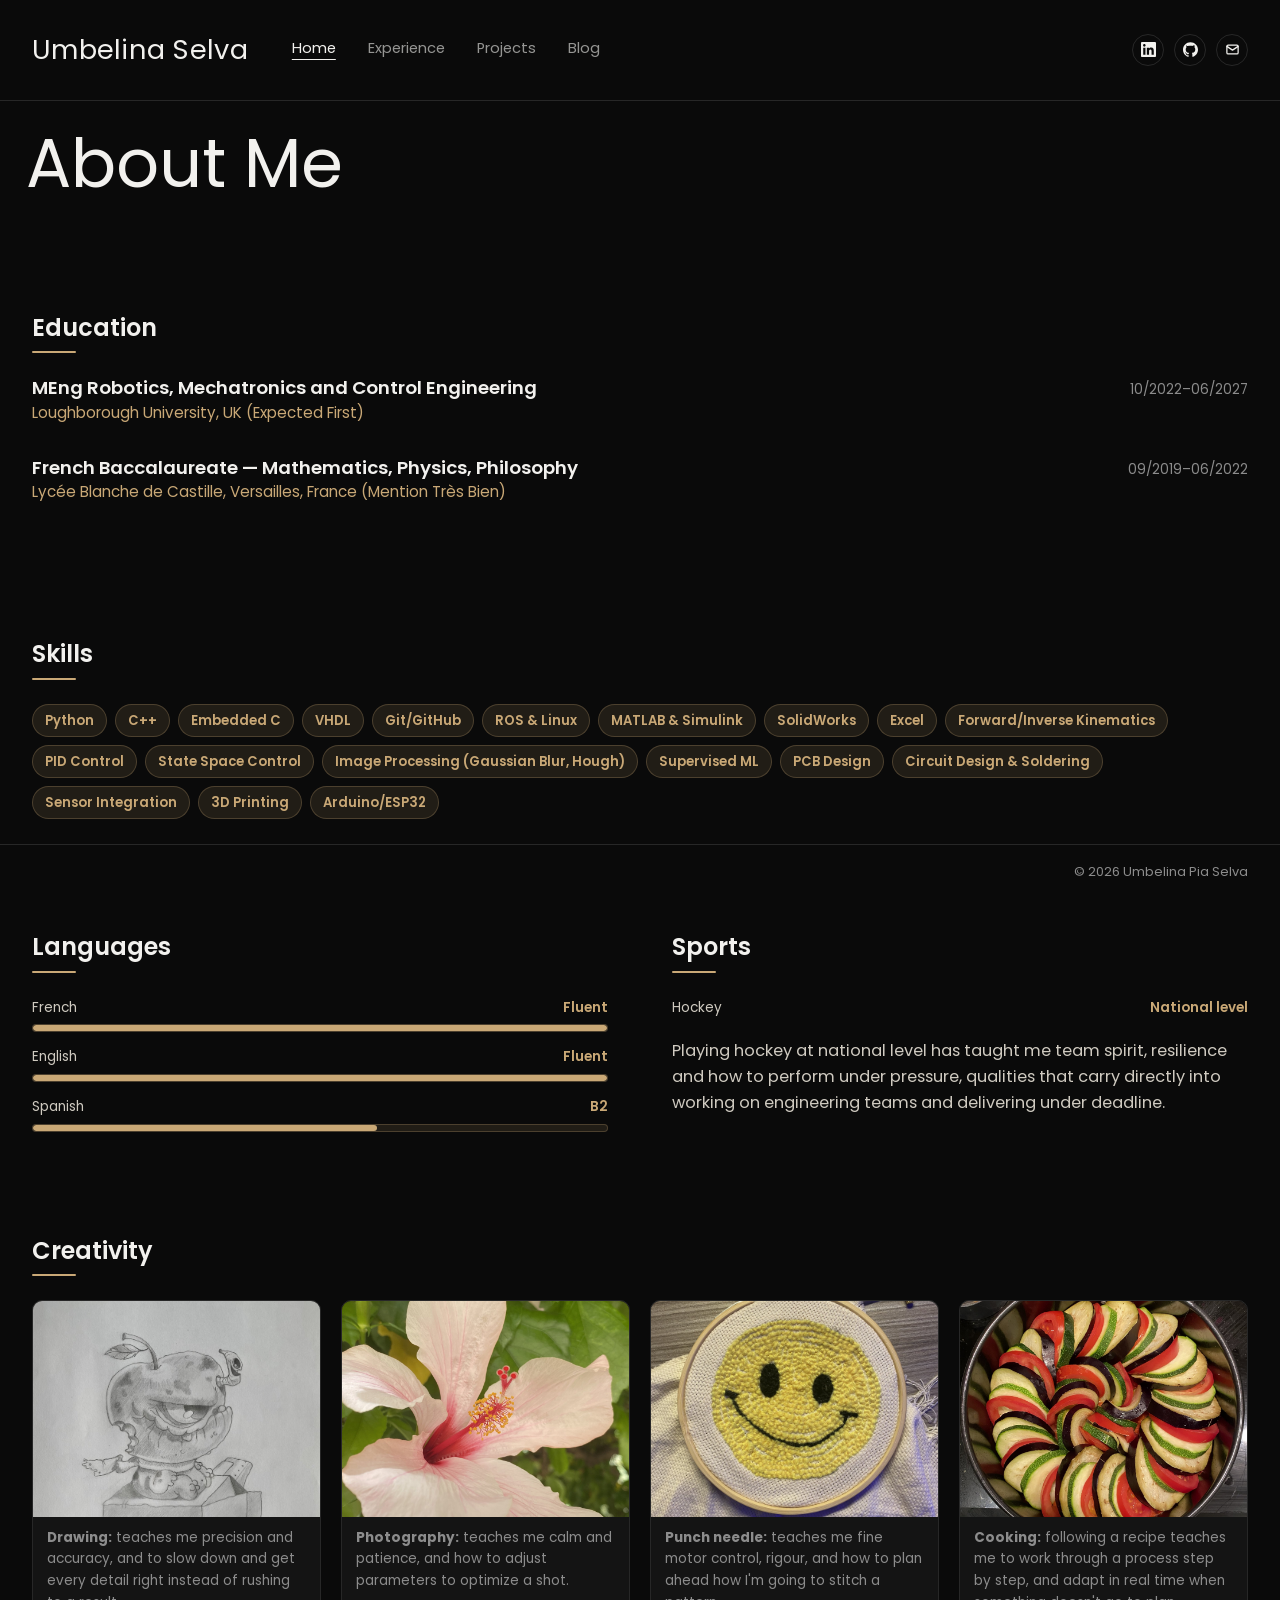
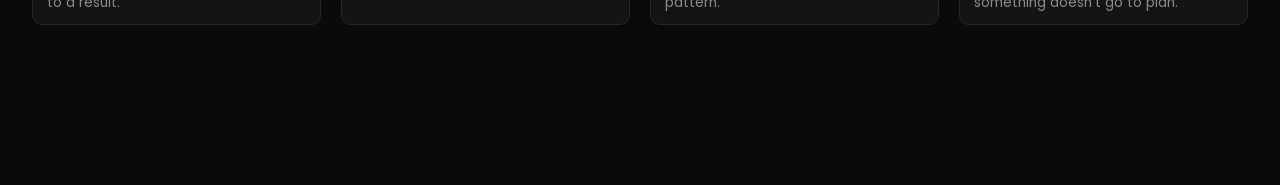
<file: index.html>
<!DOCTYPE html>
<html lang="en">
<head>
<meta charset="UTF-8">
<meta name="viewport" content="width=device-width, initial-scale=1.0">
<title>Umbelina Selva — Robotics &amp; Mechatronics Engineer</title>
<meta name="description" content="Portfolio of Umbelina Selva, MEng Robotics, Mechatronics and Control Engineering student at Loughborough University.">
<link rel="icon" href="data:image/svg+xml,%3Csvg xmlns='http://www.w3.org/2000/svg' viewBox='0 0 64 64'%3E%3Crect width='64' height='64' rx='12' fill='%23c9a876'/%3E%3Ctext x='32' y='42' font-family='Arial,Helvetica,sans-serif' font-size='28' font-weight='700' fill='%230a0a0a' text-anchor='middle'%3EUS%3C/text%3E%3C/svg%3E">
<link rel="preconnect" href="https://fonts.googleapis.com">
<link rel="preconnect" href="https://fonts.gstatic.com" crossorigin>
<link href="https://fonts.googleapis.com/css2?family=Poppins:wght@300;400;500;600;700&display=swap" rel="stylesheet">
<link rel="stylesheet" href="css/styles.css">
</head>
<body class="home-page">

<a class="skip-link" href="#main">Skip to content</a>

<header class="site-header">
  <div class="container header-inner">
    <div class="nav-left">
      <a class="logo" href="index.html">Umbelina Selva</a>
      <nav class="site-nav" id="site-nav">
        <a href="index.html" aria-current="page">Home</a>
        <a href="experience.html">Experience</a>
        <a href="projects/index.html">Projects</a>
        <a href="blog.html">Blog</a>
      </nav>
    </div>
    <div class="social-icons">
      <a class="social-icon" href="https://www.linkedin.com/in/umbelina-selva-4996ab295" target="_blank" rel="noopener" aria-label="LinkedIn"><svg width="15" height="15" viewBox="0 0 24 24" fill="currentColor" aria-hidden="true"><path d="M20.447 20.452h-3.554v-5.569c0-1.328-.027-3.037-1.852-3.037-1.853 0-2.136 1.445-2.136 2.939v5.667H9.351V9h3.414v1.561h.046c.477-.9 1.637-1.85 3.37-1.85 3.601 0 4.267 2.37 4.267 5.455v6.286zM5.337 7.433c-1.144 0-2.063-.926-2.063-2.065 0-1.138.92-2.063 2.063-2.063 1.14 0 2.064.925 2.064 2.063 0 1.139-.925 2.065-2.064 2.065zm1.782 13.019H3.555V9h3.564v11.452zM22.225 0H1.771C.792 0 0 .774 0 1.729v20.542C0 23.227.792 24 1.771 24h20.451C23.2 24 24 23.227 24 22.271V1.729C24 .774 23.2 0 22.222 0h.003z"/></svg></a>
      <a class="social-icon" href="https://github.com/umbelinapia" target="_blank" rel="noopener" aria-label="GitHub"><svg width="15" height="15" viewBox="0 0 24 24" fill="currentColor" aria-hidden="true"><path d="M12 .297c-6.63 0-12 5.373-12 12 0 5.303 3.438 9.8 8.205 11.385.6.113.82-.258.82-.577 0-.285-.01-1.04-.015-2.04-3.338.724-4.042-1.61-4.042-1.61C4.422 18.07 3.633 17.7 3.633 17.7c-1.087-.744.084-.729.084-.729 1.205.084 1.838 1.236 1.838 1.236 1.07 1.835 2.809 1.305 3.495.998.108-.776.417-1.305.76-1.605-2.665-.3-5.466-1.332-5.466-5.93 0-1.31.465-2.38 1.235-3.22-.135-.303-.54-1.523.105-3.176 0 0 1.005-.322 3.3 1.23.96-.267 1.98-.399 3-.405 1.02.006 2.04.138 3 .405 2.28-1.552 3.285-1.23 3.285-1.23.645 1.653.24 2.873.12 3.176.765.84 1.23 1.91 1.23 3.22 0 4.61-2.805 5.625-5.475 5.92.42.36.81 1.096.81 2.22 0 1.606-.015 2.896-.015 3.286 0 .315.21.69.825.57C20.565 22.092 24 17.592 24 12.297c0-6.627-5.373-12-12-12"/></svg></a>
      <a class="social-icon" href="mailto:u.p.selva-22@student.lboro.ac.uk" aria-label="Email"><svg width="15" height="15" viewBox="0 0 24 24" fill="none" stroke="currentColor" stroke-width="2" stroke-linecap="round" stroke-linejoin="round" aria-hidden="true"><rect x="3" y="5" width="18" height="14" rx="2"/><path d="m3 7 9 6 9-6"/></svg></a>
    </div>
    <button class="nav-toggle" id="nav-toggle" aria-label="Toggle menu" aria-expanded="false" aria-controls="site-nav">
      <span></span><span></span><span></span>
    </button>
  </div>
</header>

<main id="main">

  <section class="hero">
    <div class="container hero-grid">
      <div class="hero-left">
        <h1 class="hero-heading">About Me</h1>
      </div>
    </div>
  </section>

  <section class="section">
    <div class="container">
      <h2 class="section-title">Education</h2>
      <article class="entry">
        <div class="entry-heading">
          <div>
            <h3>MEng Robotics, Mechatronics and Control Engineering</h3>
            <p class="entry-org">Loughborough University, UK (Expected First)</p>
          </div>
          <span class="meta">10/2022&ndash;06/2027</span>
        </div>
      </article>
      <article class="entry">
        <div class="entry-heading">
          <div>
            <h3>French Baccalaureate &mdash; Mathematics, Physics, Philosophy</h3>
            <p class="entry-org">Lyc&eacute;e Blanche de Castille, Versailles, France (Mention Tr&egrave;s Bien)</p>
          </div>
          <span class="meta">09/2019&ndash;06/2022</span>
        </div>
      </article>
    </div>
  </section>

  <section class="section">
    <div class="container">
      <h2 class="section-title">Skills</h2>
      <div class="tags">
        <span class="tag">Python</span><span class="tag">C++</span>
        <span class="tag">Embedded C</span><span class="tag">VHDL</span>
        <span class="tag">Git/GitHub</span><span class="tag">ROS &amp; Linux</span>
        <span class="tag">MATLAB &amp; Simulink</span><span class="tag">SolidWorks</span>
        <span class="tag">Excel</span>
        <span class="tag">Forward/Inverse Kinematics</span>
        <span class="tag">PID Control</span><span class="tag">State Space Control</span>
        <span class="tag">Image Processing (Gaussian Blur, Hough)</span>
        <span class="tag">Supervised ML</span>
        <span class="tag">PCB Design</span><span class="tag">Circuit Design &amp; Soldering</span>
        <span class="tag">Sensor Integration</span><span class="tag">3D Printing</span>
        <span class="tag">Arduino/ESP32</span>
      </div>
    </div>
  </section>

  <section class="section">
    <div class="container two-col">
      <div>
        <h2 class="section-title">Languages</h2>
        <div class="lang-list">
          <div class="lang">
            <div class="lang-head"><span>French</span><span>Fluent</span></div>
            <div class="bar" aria-hidden="true"><div class="bar-fill" style="width:100%"></div></div>
          </div>
          <div class="lang">
            <div class="lang-head"><span>English</span><span>Fluent</span></div>
            <div class="bar" aria-hidden="true"><div class="bar-fill" style="width:100%"></div></div>
          </div>
          <div class="lang">
            <div class="lang-head"><span>Spanish</span><span>B2</span></div>
            <div class="bar" aria-hidden="true"><div class="bar-fill" style="width:60%"></div></div>
          </div>
        </div>
      </div>
      <div>
        <h2 class="section-title">Sports</h2>
        <div class="lang-list">
          <div class="lang">
            <div class="lang-head"><span>Hockey</span><span>National level</span></div>
          </div>
        </div>
        <p class="prose sport-note">Playing hockey at national level has taught me team spirit, resilience and how to perform under pressure, qualities that carry directly into working on engineering teams and delivering under deadline.</p>
      </div>
    </div>
  </section>


  <section class="section">
    <div class="container">
      <h2 class="section-title">Creativity</h2>
      <div class="gallery creativity-gallery">
        <figure>
          <img src="assets/img/creativity/drawing.jpg" alt="Pencil drawing of a cartoon apple creature with a worm on its head, sitting on a cardboard box" loading="lazy" style="object-position: 50% 15%;">
          <figcaption><strong>Drawing:</strong> teaches me precision and accuracy, and to slow down and get every detail right instead of rushing to a result.</figcaption>
        </figure>
        <figure>
          <img src="assets/img/creativity/photography.jpg" alt="Close-up macro photograph of a pale pink hibiscus flower" loading="lazy">
          <figcaption><strong>Photography:</strong> teaches me calm and patience, and how to adjust parameters to optimize a shot.</figcaption>
        </figure>
        <figure>
          <img src="assets/img/creativity/punch-needle.jpg" alt="Punch-needle embroidery of a yellow smiley face stretched in a hoop, mid-stitch" loading="lazy">
          <figcaption><strong>Punch needle:</strong> teaches me fine motor control, rigour, and how to plan ahead how I'm going to stitch a pattern.</figcaption>
        </figure>
        <figure>
          <img src="assets/img/creativity/cooking.jpg" alt="Ratatouille arranged in a spiral of sliced courgette, aubergine and tomato in a baking tin, ready for the oven" loading="lazy">
          <figcaption><strong>Cooking:</strong> following a recipe teaches me to work through a process step by step, and adapt in real time when something doesn't go to plan.</figcaption>
        </figure>
      </div>
    </div>
  </section>

</main>
<footer class="site-footer">
  <div class="container">
    <p class="footer-bottom">&copy; <span id="year"></span> Umbelina Pia Selva</p>
  </div>
</footer>

<script src="js/main.js"></script>
</body>
</html>
</file>
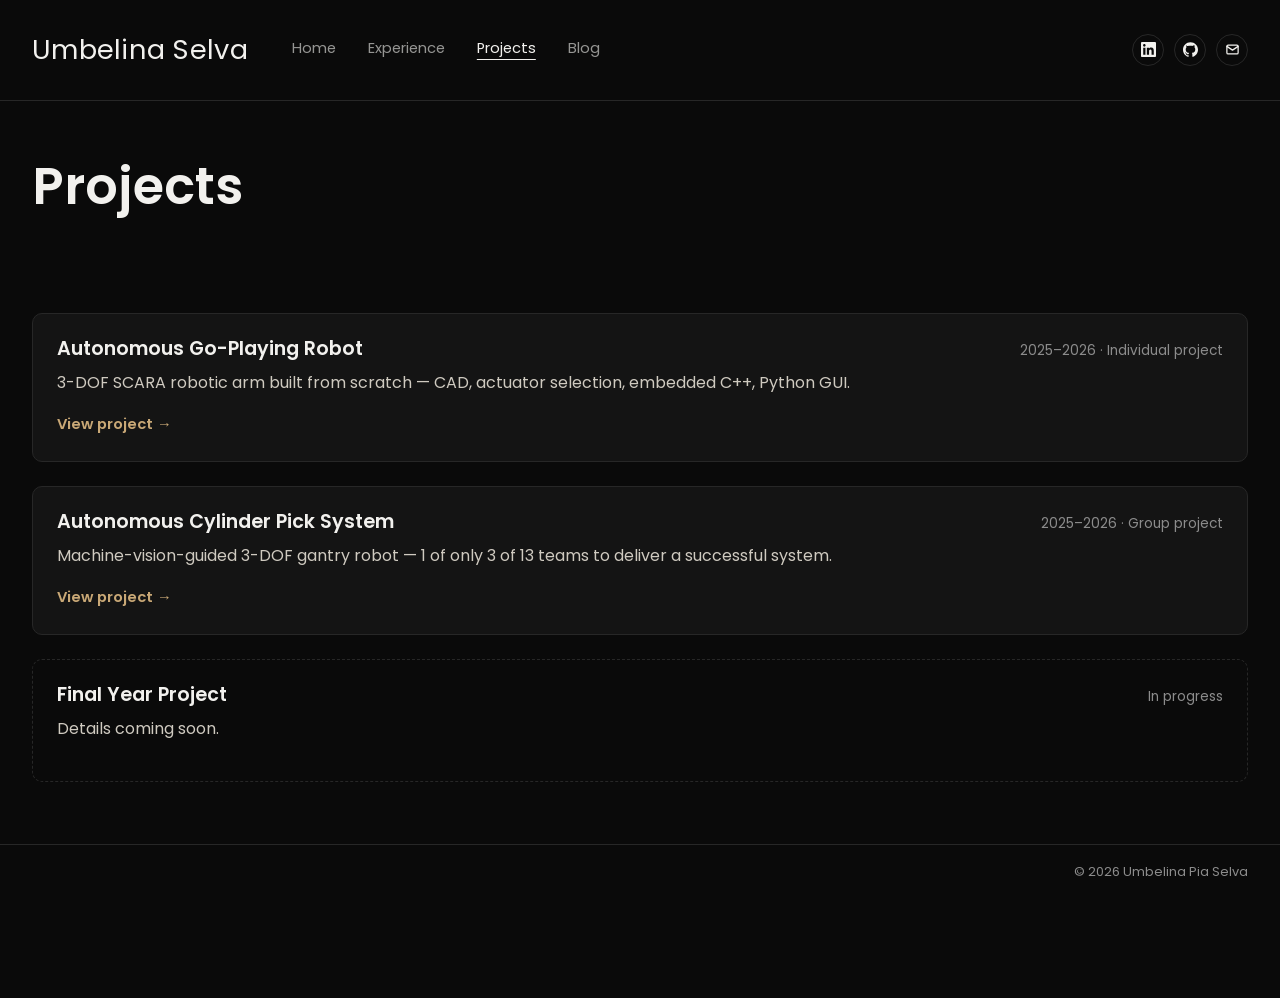
<file: projects/index.html>
<!DOCTYPE html>
<html lang="en">
<head>
<meta charset="UTF-8">
<meta name="viewport" content="width=device-width, initial-scale=1.0">
<title>Projects — Umbelina Selva</title>
<meta name="description" content="Robotics projects by Umbelina Selva, including a SCARA arm and a machine-vision pick-and-place system.">
<link rel="icon" href="data:image/svg+xml,%3Csvg xmlns='http://www.w3.org/2000/svg' viewBox='0 0 64 64'%3E%3Crect width='64' height='64' rx='12' fill='%23c9a876'/%3E%3Ctext x='32' y='42' font-family='Arial,Helvetica,sans-serif' font-size='28' font-weight='700' fill='%230a0a0a' text-anchor='middle'%3EUS%3C/text%3E%3C/svg%3E">
<link rel="preconnect" href="https://fonts.googleapis.com">
<link rel="preconnect" href="https://fonts.gstatic.com" crossorigin>
<link href="https://fonts.googleapis.com/css2?family=Poppins:wght@300;400;500;600;700&display=swap" rel="stylesheet">
<link rel="stylesheet" href="../css/styles.css">
</head>
<body>

<a class="skip-link" href="#main">Skip to content</a>

<header class="site-header">
  <div class="container header-inner">
    <div class="nav-left">
      <a class="logo" href="../index.html">Umbelina Selva</a>
      <nav class="site-nav" id="site-nav">
        <a href="../index.html">Home</a>
        <a href="../experience.html">Experience</a>
        <a href="index.html" aria-current="page">Projects</a>
        <a href="../blog.html">Blog</a>
      </nav>
    </div>
    <div class="social-icons">
      <a class="social-icon" href="https://www.linkedin.com/in/umbelina-selva-4996ab295" target="_blank" rel="noopener" aria-label="LinkedIn"><svg width="15" height="15" viewBox="0 0 24 24" fill="currentColor" aria-hidden="true"><path d="M20.447 20.452h-3.554v-5.569c0-1.328-.027-3.037-1.852-3.037-1.853 0-2.136 1.445-2.136 2.939v5.667H9.351V9h3.414v1.561h.046c.477-.9 1.637-1.85 3.37-1.85 3.601 0 4.267 2.37 4.267 5.455v6.286zM5.337 7.433c-1.144 0-2.063-.926-2.063-2.065 0-1.138.92-2.063 2.063-2.063 1.14 0 2.064.925 2.064 2.063 0 1.139-.925 2.065-2.064 2.065zm1.782 13.019H3.555V9h3.564v11.452zM22.225 0H1.771C.792 0 0 .774 0 1.729v20.542C0 23.227.792 24 1.771 24h20.451C23.2 24 24 23.227 24 22.271V1.729C24 .774 23.2 0 22.222 0h.003z"/></svg></a>
      <a class="social-icon" href="https://github.com/umbelinapia" target="_blank" rel="noopener" aria-label="GitHub"><svg width="15" height="15" viewBox="0 0 24 24" fill="currentColor" aria-hidden="true"><path d="M12 .297c-6.63 0-12 5.373-12 12 0 5.303 3.438 9.8 8.205 11.385.6.113.82-.258.82-.577 0-.285-.01-1.04-.015-2.04-3.338.724-4.042-1.61-4.042-1.61C4.422 18.07 3.633 17.7 3.633 17.7c-1.087-.744.084-.729.084-.729 1.205.084 1.838 1.236 1.838 1.236 1.07 1.835 2.809 1.305 3.495.998.108-.776.417-1.305.76-1.605-2.665-.3-5.466-1.332-5.466-5.93 0-1.31.465-2.38 1.235-3.22-.135-.303-.54-1.523.105-3.176 0 0 1.005-.322 3.3 1.23.96-.267 1.98-.399 3-.405 1.02.006 2.04.138 3 .405 2.28-1.552 3.285-1.23 3.285-1.23.645 1.653.24 2.873.12 3.176.765.84 1.23 1.91 1.23 3.22 0 4.61-2.805 5.625-5.475 5.92.42.36.81 1.096.81 2.22 0 1.606-.015 2.896-.015 3.286 0 .315.21.69.825.57C20.565 22.092 24 17.592 24 12.297c0-6.627-5.373-12-12-12"/></svg></a>
      <a class="social-icon" href="mailto:u.p.selva-22@student.lboro.ac.uk" aria-label="Email"><svg width="15" height="15" viewBox="0 0 24 24" fill="none" stroke="currentColor" stroke-width="2" stroke-linecap="round" stroke-linejoin="round" aria-hidden="true"><rect x="3" y="5" width="18" height="14" rx="2"/><path d="m3 7 9 6 9-6"/></svg></a>
    </div>
    <button class="nav-toggle" id="nav-toggle" aria-label="Toggle menu" aria-expanded="false" aria-controls="site-nav">
      <span></span><span></span><span></span>
    </button>
  </div>
</header>

<main id="main">

  <section class="page-hero">
    <div class="container">
      <h1>Projects</h1>
    </div>
  </section>

  <section class="section">
    <div class="container">

      <a class="card project-card" href="scara-arm.html" style="display:block; color:inherit;">
        <div class="card-body">
          <div class="card-heading">
            <h3>Autonomous Go-Playing Robot</h3>
            <span class="meta">2025&ndash;2026 &middot; Individual project</span>
          </div>
          <p>3-DOF SCARA robotic arm built from scratch &mdash; CAD, actuator selection, embedded C++, Python GUI.</p>
          <span class="card-link">View project &rarr;</span>
        </div>
      </a>

      <a class="card project-card" href="cylinder-pick-system.html" style="display:block; color:inherit;">
        <div class="card-body">
          <div class="card-heading">
            <h3>Autonomous Cylinder Pick System</h3>
            <span class="meta">2025&ndash;2026 &middot; Group project</span>
          </div>
          <p>Machine-vision-guided 3-DOF gantry robot &mdash; 1 of only 3 of 13 teams to deliver a successful system.</p>
          <span class="card-link">View project &rarr;</span>
        </div>
      </a>

      <article class="card project-card project-card-upcoming">
        <div class="card-body">
          <div class="card-heading">
            <h3>Final Year Project</h3>
            <span class="meta">In progress</span>
          </div>
          <p>Details coming soon.</p>
        </div>
      </article>

    </div>
  </section>

</main>
<footer class="site-footer">
  <div class="container">
    <p class="footer-bottom">&copy; <span id="year"></span> Umbelina Pia Selva</p>
  </div>
</footer>

<script src="../js/main.js"></script>
</body>
</html>
</file>
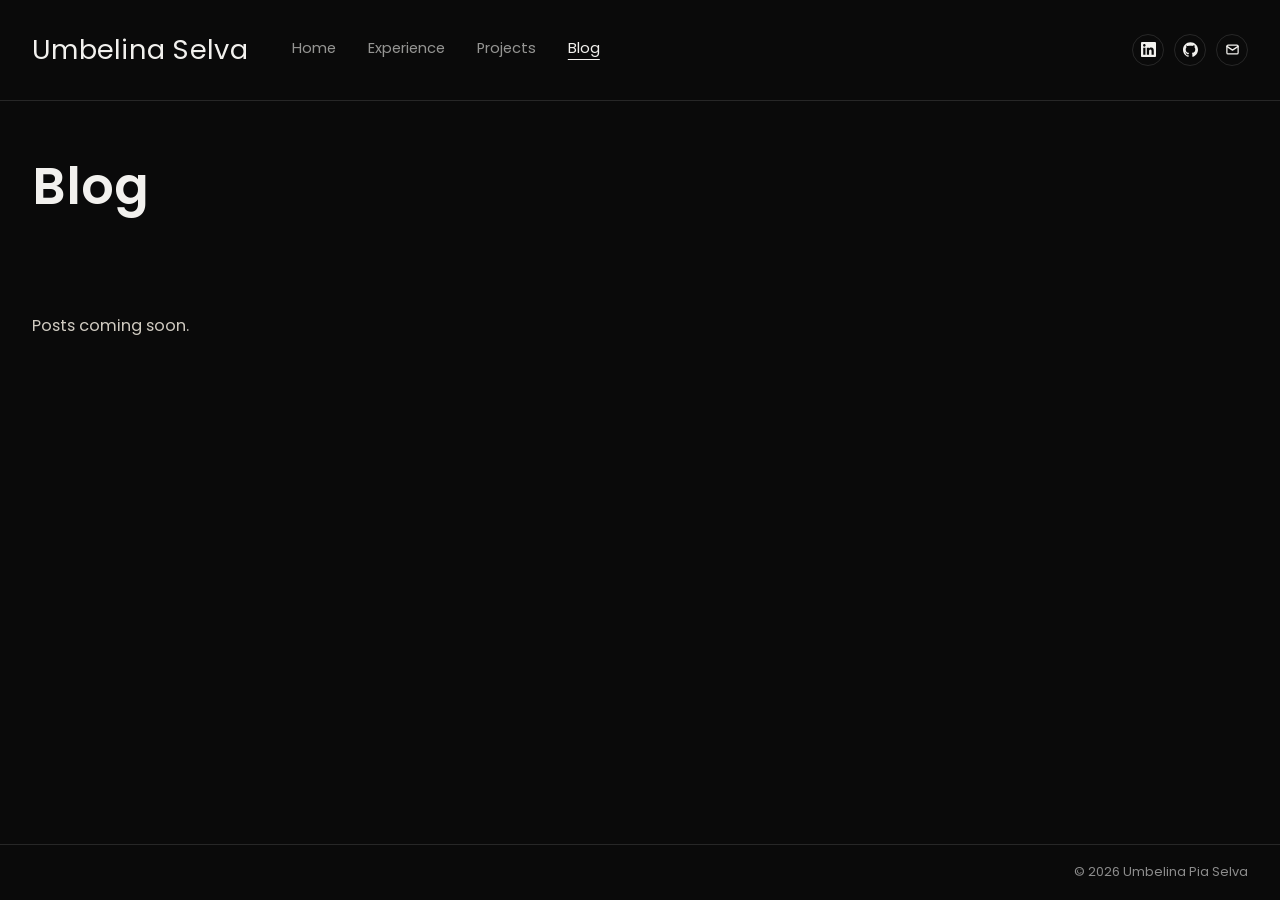
<file: blog.html>
<!DOCTYPE html>
<html lang="en">
<head>
<meta charset="UTF-8">
<meta name="viewport" content="width=device-width, initial-scale=1.0">
<title>Blog — Umbelina Selva</title>
<meta name="description" content="Writing by Umbelina Selva.">
<link rel="icon" href="data:image/svg+xml,%3Csvg xmlns='http://www.w3.org/2000/svg' viewBox='0 0 64 64'%3E%3Crect width='64' height='64' rx='12' fill='%23c9a876'/%3E%3Ctext x='32' y='42' font-family='Arial,Helvetica,sans-serif' font-size='28' font-weight='700' fill='%230a0a0a' text-anchor='middle'%3EUS%3C/text%3E%3C/svg%3E">
<link rel="preconnect" href="https://fonts.googleapis.com">
<link rel="preconnect" href="https://fonts.gstatic.com" crossorigin>
<link href="https://fonts.googleapis.com/css2?family=Poppins:wght@300;400;500;600;700&display=swap" rel="stylesheet">
<link rel="stylesheet" href="css/styles.css">
</head>
<body>

<a class="skip-link" href="#main">Skip to content</a>

<header class="site-header">
  <div class="container header-inner">
    <div class="nav-left">
      <a class="logo" href="index.html">Umbelina Selva</a>
      <nav class="site-nav" id="site-nav">
        <a href="index.html">Home</a>
        <a href="experience.html">Experience</a>
        <a href="projects/index.html">Projects</a>
        <a href="blog.html" aria-current="page">Blog</a>
      </nav>
    </div>
    <div class="social-icons">
      <a class="social-icon" href="https://www.linkedin.com/in/umbelina-selva-4996ab295" target="_blank" rel="noopener" aria-label="LinkedIn"><svg width="15" height="15" viewBox="0 0 24 24" fill="currentColor" aria-hidden="true"><path d="M20.447 20.452h-3.554v-5.569c0-1.328-.027-3.037-1.852-3.037-1.853 0-2.136 1.445-2.136 2.939v5.667H9.351V9h3.414v1.561h.046c.477-.9 1.637-1.85 3.37-1.85 3.601 0 4.267 2.37 4.267 5.455v6.286zM5.337 7.433c-1.144 0-2.063-.926-2.063-2.065 0-1.138.92-2.063 2.063-2.063 1.14 0 2.064.925 2.064 2.063 0 1.139-.925 2.065-2.064 2.065zm1.782 13.019H3.555V9h3.564v11.452zM22.225 0H1.771C.792 0 0 .774 0 1.729v20.542C0 23.227.792 24 1.771 24h20.451C23.2 24 24 23.227 24 22.271V1.729C24 .774 23.2 0 22.222 0h.003z"/></svg></a>
      <a class="social-icon" href="https://github.com/umbelinapia" target="_blank" rel="noopener" aria-label="GitHub"><svg width="15" height="15" viewBox="0 0 24 24" fill="currentColor" aria-hidden="true"><path d="M12 .297c-6.63 0-12 5.373-12 12 0 5.303 3.438 9.8 8.205 11.385.6.113.82-.258.82-.577 0-.285-.01-1.04-.015-2.04-3.338.724-4.042-1.61-4.042-1.61C4.422 18.07 3.633 17.7 3.633 17.7c-1.087-.744.084-.729.084-.729 1.205.084 1.838 1.236 1.838 1.236 1.07 1.835 2.809 1.305 3.495.998.108-.776.417-1.305.76-1.605-2.665-.3-5.466-1.332-5.466-5.93 0-1.31.465-2.38 1.235-3.22-.135-.303-.54-1.523.105-3.176 0 0 1.005-.322 3.3 1.23.96-.267 1.98-.399 3-.405 1.02.006 2.04.138 3 .405 2.28-1.552 3.285-1.23 3.285-1.23.645 1.653.24 2.873.12 3.176.765.84 1.23 1.91 1.23 3.22 0 4.61-2.805 5.625-5.475 5.92.42.36.81 1.096.81 2.22 0 1.606-.015 2.896-.015 3.286 0 .315.21.69.825.57C20.565 22.092 24 17.592 24 12.297c0-6.627-5.373-12-12-12"/></svg></a>
      <a class="social-icon" href="mailto:u.p.selva-22@student.lboro.ac.uk" aria-label="Email"><svg width="15" height="15" viewBox="0 0 24 24" fill="none" stroke="currentColor" stroke-width="2" stroke-linecap="round" stroke-linejoin="round" aria-hidden="true"><rect x="3" y="5" width="18" height="14" rx="2"/><path d="m3 7 9 6 9-6"/></svg></a>
    </div>
    <button class="nav-toggle" id="nav-toggle" aria-label="Toggle menu" aria-expanded="false" aria-controls="site-nav">
      <span></span><span></span><span></span>
    </button>
  </div>
</header>

<main id="main">

  <section class="page-hero">
    <div class="container">
      <h1>Blog</h1>
    </div>
  </section>

  <section class="section">
    <div class="container">
      <p class="prose">Posts coming soon.</p>
      <!--
        Add new posts as cards, same pattern as projects/index.html:
        <a class="card project-card" href="blog/my-post.html">...</a>
        then write blog/my-post.html following the same page template
        (copy this file's <head>/header/footer).
      -->
    </div>
  </section>

</main>
<footer class="site-footer">
  <div class="container">
    <p class="footer-bottom">&copy; <span id="year"></span> Umbelina Pia Selva</p>
  </div>
</footer>

<script src="js/main.js"></script>
</body>
</html>
</file>
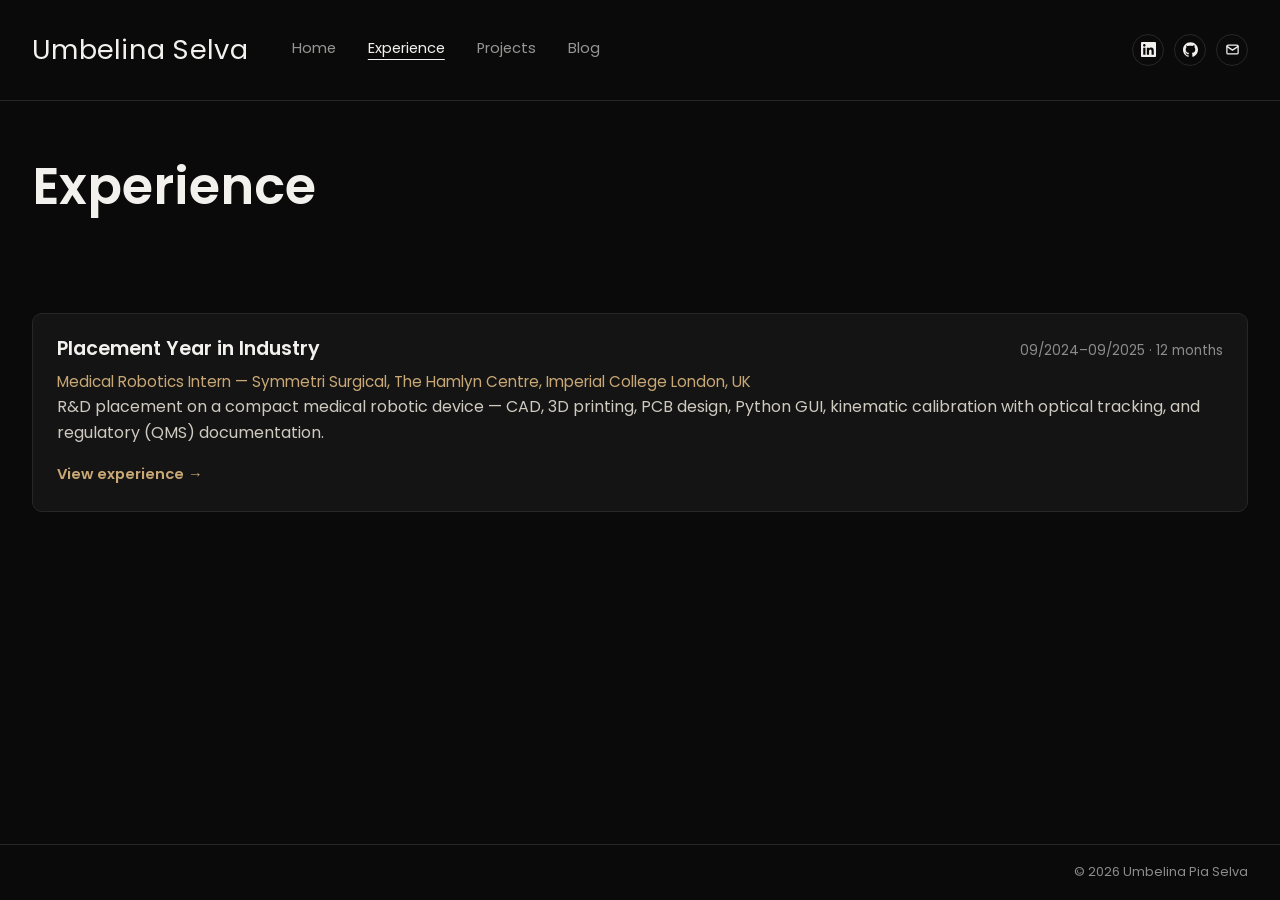
<file: experience.html>
<!DOCTYPE html>
<html lang="en">
<head>
<meta charset="UTF-8">
<meta name="viewport" content="width=device-width, initial-scale=1.0">
<title>Experience — Umbelina Selva</title>
<meta name="description" content="Work experience of Umbelina Selva, including a 12-month medical robotics placement at the Hamlyn Centre, Imperial College London.">
<link rel="icon" href="data:image/svg+xml,%3Csvg xmlns='http://www.w3.org/2000/svg' viewBox='0 0 64 64'%3E%3Crect width='64' height='64' rx='12' fill='%23c9a876'/%3E%3Ctext x='32' y='42' font-family='Arial,Helvetica,sans-serif' font-size='28' font-weight='700' fill='%230a0a0a' text-anchor='middle'%3EUS%3C/text%3E%3C/svg%3E">
<link rel="preconnect" href="https://fonts.googleapis.com">
<link rel="preconnect" href="https://fonts.gstatic.com" crossorigin>
<link href="https://fonts.googleapis.com/css2?family=Poppins:wght@300;400;500;600;700&display=swap" rel="stylesheet">
<link rel="stylesheet" href="css/styles.css">
</head>
<body>

<a class="skip-link" href="#main">Skip to content</a>

<header class="site-header">
  <div class="container header-inner">
    <div class="nav-left">
      <a class="logo" href="index.html">Umbelina Selva</a>
      <nav class="site-nav" id="site-nav">
        <a href="index.html">Home</a>
        <a href="experience.html" aria-current="page">Experience</a>
        <a href="projects/index.html">Projects</a>
        <a href="blog.html">Blog</a>
      </nav>
    </div>
    <div class="social-icons">
      <a class="social-icon" href="https://www.linkedin.com/in/umbelina-selva-4996ab295" target="_blank" rel="noopener" aria-label="LinkedIn"><svg width="15" height="15" viewBox="0 0 24 24" fill="currentColor" aria-hidden="true"><path d="M20.447 20.452h-3.554v-5.569c0-1.328-.027-3.037-1.852-3.037-1.853 0-2.136 1.445-2.136 2.939v5.667H9.351V9h3.414v1.561h.046c.477-.9 1.637-1.85 3.37-1.85 3.601 0 4.267 2.37 4.267 5.455v6.286zM5.337 7.433c-1.144 0-2.063-.926-2.063-2.065 0-1.138.92-2.063 2.063-2.063 1.14 0 2.064.925 2.064 2.063 0 1.139-.925 2.065-2.064 2.065zm1.782 13.019H3.555V9h3.564v11.452zM22.225 0H1.771C.792 0 0 .774 0 1.729v20.542C0 23.227.792 24 1.771 24h20.451C23.2 24 24 23.227 24 22.271V1.729C24 .774 23.2 0 22.222 0h.003z"/></svg></a>
      <a class="social-icon" href="https://github.com/umbelinapia" target="_blank" rel="noopener" aria-label="GitHub"><svg width="15" height="15" viewBox="0 0 24 24" fill="currentColor" aria-hidden="true"><path d="M12 .297c-6.63 0-12 5.373-12 12 0 5.303 3.438 9.8 8.205 11.385.6.113.82-.258.82-.577 0-.285-.01-1.04-.015-2.04-3.338.724-4.042-1.61-4.042-1.61C4.422 18.07 3.633 17.7 3.633 17.7c-1.087-.744.084-.729.084-.729 1.205.084 1.838 1.236 1.838 1.236 1.07 1.835 2.809 1.305 3.495.998.108-.776.417-1.305.76-1.605-2.665-.3-5.466-1.332-5.466-5.93 0-1.31.465-2.38 1.235-3.22-.135-.303-.54-1.523.105-3.176 0 0 1.005-.322 3.3 1.23.96-.267 1.98-.399 3-.405 1.02.006 2.04.138 3 .405 2.28-1.552 3.285-1.23 3.285-1.23.645 1.653.24 2.873.12 3.176.765.84 1.23 1.91 1.23 3.22 0 4.61-2.805 5.625-5.475 5.92.42.36.81 1.096.81 2.22 0 1.606-.015 2.896-.015 3.286 0 .315.21.69.825.57C20.565 22.092 24 17.592 24 12.297c0-6.627-5.373-12-12-12"/></svg></a>
      <a class="social-icon" href="mailto:u.p.selva-22@student.lboro.ac.uk" aria-label="Email"><svg width="15" height="15" viewBox="0 0 24 24" fill="none" stroke="currentColor" stroke-width="2" stroke-linecap="round" stroke-linejoin="round" aria-hidden="true"><rect x="3" y="5" width="18" height="14" rx="2"/><path d="m3 7 9 6 9-6"/></svg></a>
    </div>
    <button class="nav-toggle" id="nav-toggle" aria-label="Toggle menu" aria-expanded="false" aria-controls="site-nav">
      <span></span><span></span><span></span>
    </button>
  </div>
</header>

<main id="main">

  <section class="page-hero">
    <div class="container">
      <h1>Experience</h1>
    </div>
  </section>

  <section class="section">
    <div class="container">

      <a class="card project-card" href="placement-year.html" style="display:block; color:inherit;">
        <div class="card-body">
          <div class="card-heading">
            <h3>Placement Year in Industry</h3>
            <span class="meta">09/2024&ndash;09/2025 &middot; 12 months</span>
          </div>
          <p class="entry-org">Medical Robotics Intern &mdash; Symmetri Surgical, The Hamlyn Centre, Imperial College London, UK</p>
          <p>R&amp;D placement on a compact medical robotic device &mdash; CAD, 3D printing, PCB design, Python GUI, kinematic calibration with optical tracking, and regulatory (QMS) documentation.</p>
          <span class="card-link">View experience &rarr;</span>
        </div>
      </a>

    </div>
  </section>

</main>
<footer class="site-footer">
  <div class="container">
    <p class="footer-bottom">&copy; <span id="year"></span> Umbelina Pia Selva</p>
  </div>
</footer>

<script src="js/main.js"></script>
</body>
</html>
</file>
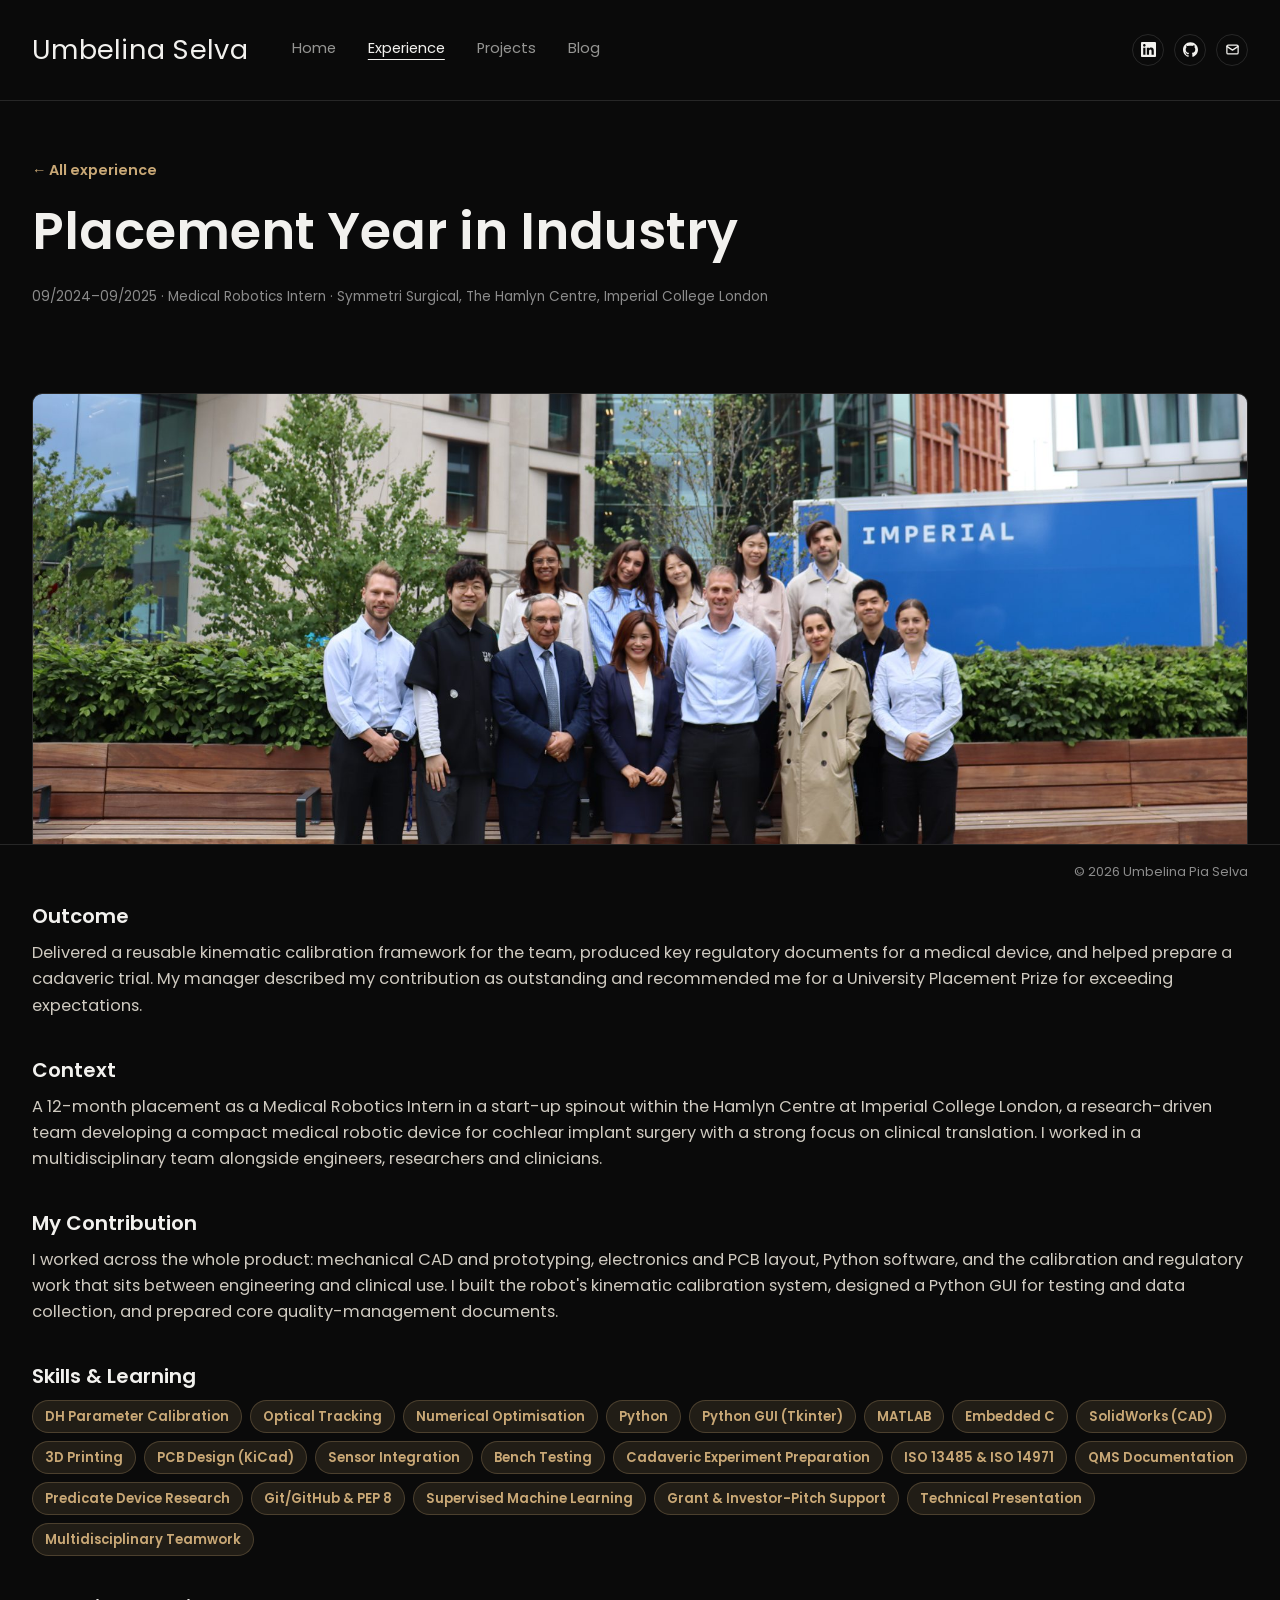
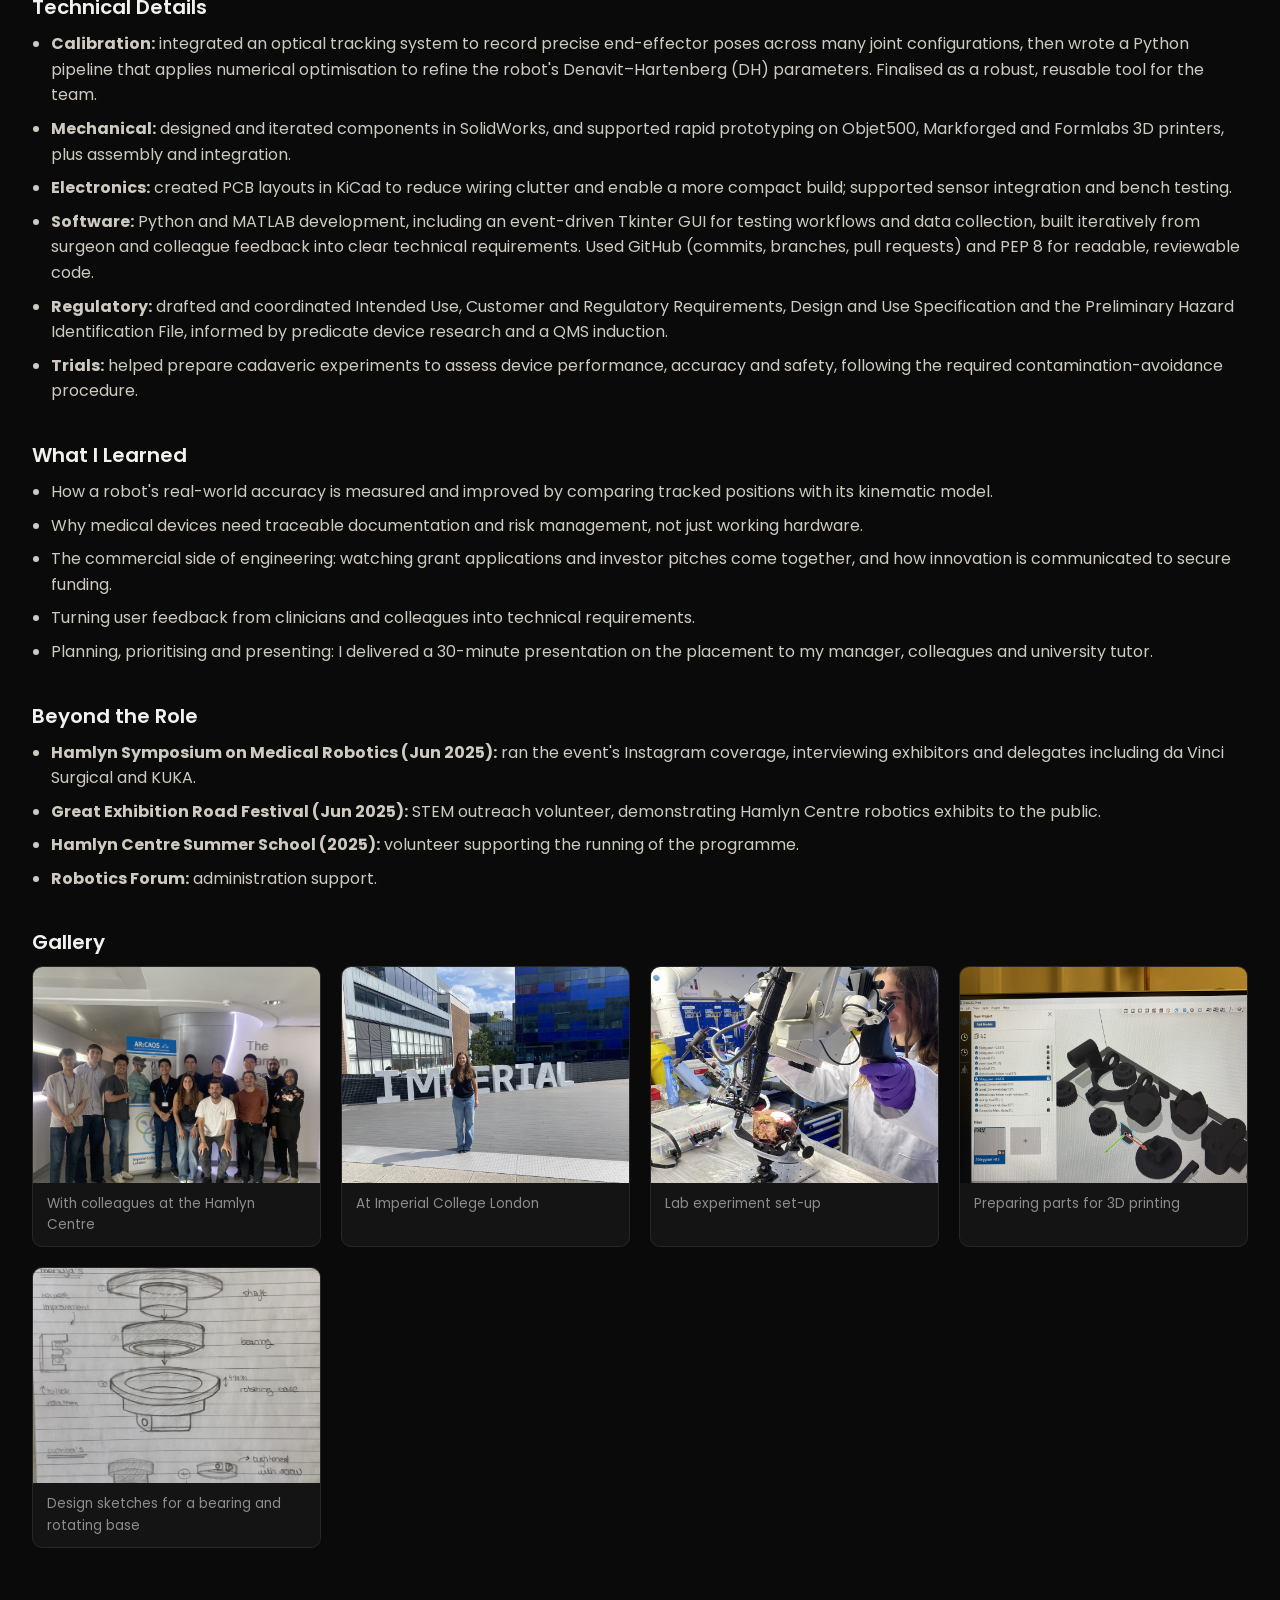
<file: placement-year.html>
<!DOCTYPE html>
<html lang="en">
<head>
<meta charset="UTF-8">
<meta name="viewport" content="width=device-width, initial-scale=1.0">
<title>Placement Year in Industry — Umbelina Selva</title>
<meta name="description" content="A 12-month medical robotics placement at the Hamlyn Centre, Imperial College London: CAD, 3D printing, PCB design, Python GUI, kinematic calibration and regulatory documentation.">
<link rel="icon" href="data:image/svg+xml,%3Csvg xmlns='http://www.w3.org/2000/svg' viewBox='0 0 64 64'%3E%3Crect width='64' height='64' rx='12' fill='%23c9a876'/%3E%3Ctext x='32' y='42' font-family='Arial,Helvetica,sans-serif' font-size='28' font-weight='700' fill='%230a0a0a' text-anchor='middle'%3EUS%3C/text%3E%3C/svg%3E">
<link rel="preconnect" href="https://fonts.googleapis.com">
<link rel="preconnect" href="https://fonts.gstatic.com" crossorigin>
<link href="https://fonts.googleapis.com/css2?family=Poppins:wght@300;400;500;600;700&display=swap" rel="stylesheet">
<link rel="stylesheet" href="css/styles.css">
</head>
<body>

<a class="skip-link" href="#main">Skip to content</a>

<header class="site-header">
  <div class="container header-inner">
    <div class="nav-left">
      <a class="logo" href="index.html">Umbelina Selva</a>
      <nav class="site-nav" id="site-nav">
        <a href="index.html">Home</a>
        <a href="experience.html" aria-current="page">Experience</a>
        <a href="projects/index.html">Projects</a>
        <a href="blog.html">Blog</a>
      </nav>
    </div>
    <div class="social-icons">
      <a class="social-icon" href="https://www.linkedin.com/in/umbelina-selva-4996ab295" target="_blank" rel="noopener" aria-label="LinkedIn"><svg width="15" height="15" viewBox="0 0 24 24" fill="currentColor" aria-hidden="true"><path d="M20.447 20.452h-3.554v-5.569c0-1.328-.027-3.037-1.852-3.037-1.853 0-2.136 1.445-2.136 2.939v5.667H9.351V9h3.414v1.561h.046c.477-.9 1.637-1.85 3.37-1.85 3.601 0 4.267 2.37 4.267 5.455v6.286zM5.337 7.433c-1.144 0-2.063-.926-2.063-2.065 0-1.138.92-2.063 2.063-2.063 1.14 0 2.064.925 2.064 2.063 0 1.139-.925 2.065-2.064 2.065zm1.782 13.019H3.555V9h3.564v11.452zM22.225 0H1.771C.792 0 0 .774 0 1.729v20.542C0 23.227.792 24 1.771 24h20.451C23.2 24 24 23.227 24 22.271V1.729C24 .774 23.2 0 22.222 0h.003z"/></svg></a>
      <a class="social-icon" href="https://github.com/umbelinapia" target="_blank" rel="noopener" aria-label="GitHub"><svg width="15" height="15" viewBox="0 0 24 24" fill="currentColor" aria-hidden="true"><path d="M12 .297c-6.63 0-12 5.373-12 12 0 5.303 3.438 9.8 8.205 11.385.6.113.82-.258.82-.577 0-.285-.01-1.04-.015-2.04-3.338.724-4.042-1.61-4.042-1.61C4.422 18.07 3.633 17.7 3.633 17.7c-1.087-.744.084-.729.084-.729 1.205.084 1.838 1.236 1.838 1.236 1.07 1.835 2.809 1.305 3.495.998.108-.776.417-1.305.76-1.605-2.665-.3-5.466-1.332-5.466-5.93 0-1.31.465-2.38 1.235-3.22-.135-.303-.54-1.523.105-3.176 0 0 1.005-.322 3.3 1.23.96-.267 1.98-.399 3-.405 1.02.006 2.04.138 3 .405 2.28-1.552 3.285-1.23 3.285-1.23.645 1.653.24 2.873.12 3.176.765.84 1.23 1.91 1.23 3.22 0 4.61-2.805 5.625-5.475 5.92.42.36.81 1.096.81 2.22 0 1.606-.015 2.896-.015 3.286 0 .315.21.69.825.57C20.565 22.092 24 17.592 24 12.297c0-6.627-5.373-12-12-12"/></svg></a>
      <a class="social-icon" href="mailto:u.p.selva-22@student.lboro.ac.uk" aria-label="Email"><svg width="15" height="15" viewBox="0 0 24 24" fill="none" stroke="currentColor" stroke-width="2" stroke-linecap="round" stroke-linejoin="round" aria-hidden="true"><rect x="3" y="5" width="18" height="14" rx="2"/><path d="m3 7 9 6 9-6"/></svg></a>
    </div>
    <button class="nav-toggle" id="nav-toggle" aria-label="Toggle menu" aria-expanded="false" aria-controls="site-nav">
      <span></span><span></span><span></span>
    </button>
  </div>
</header>

<main id="main">
  <section class="page-hero">
    <div class="container">
      <a class="back-link" href="experience.html">&larr; All experience</a>
      <h1>Placement Year in Industry</h1>
      <p class="meta">09/2024&ndash;09/2025 &middot; Medical Robotics Intern &middot; Symmetri Surgical, The Hamlyn Centre, Imperial College London</p>
    </div>
  </section>

  <section class="section">
    <div class="container">

      <div class="project-hero-img fill" style="--pos: 50% 72%;">
        <img src="assets/img/placement/team.jpg" alt="The Hamlyn Centre team standing together outside Imperial College London">
      </div>

      <div class="detail-section">
        <h2>Outcome</h2>
        <p class="prose">
          Delivered a reusable kinematic calibration framework for the team, produced key regulatory
          documents for a medical device, and helped prepare a cadaveric trial. My manager described
          my contribution as outstanding and recommended me for a University Placement Prize for
          exceeding expectations.
        </p>
      </div>

      <div class="detail-section">
        <h2>Context</h2>
        <p class="prose">
          A 12-month placement as a Medical Robotics Intern in a start-up spinout within the Hamlyn
          Centre at Imperial College London, a research-driven team developing a compact medical
          robotic device for cochlear implant surgery with a strong focus on clinical translation.
          I worked in a multidisciplinary team alongside engineers, researchers and clinicians.
        </p>
      </div>

      <div class="detail-section">
        <h2>My Contribution</h2>
        <p class="prose">
          I worked across the whole product: mechanical CAD and prototyping, electronics and PCB
          layout, Python software, and the calibration and regulatory work that sits between
          engineering and clinical use. I built the robot's kinematic calibration system, designed a
          Python GUI for testing and data collection, and prepared core quality-management documents.
        </p>
      </div>

      <div class="detail-section">
        <h2>Skills &amp; Learning</h2>
        <div class="tags">
          <span class="tag">DH Parameter Calibration</span>
          <span class="tag">Optical Tracking</span>
          <span class="tag">Numerical Optimisation</span>
          <span class="tag">Python</span>
          <span class="tag">Python GUI (Tkinter)</span>
          <span class="tag">MATLAB</span>
          <span class="tag">Embedded C</span>
          <span class="tag">SolidWorks (CAD)</span>
          <span class="tag">3D Printing</span>
          <span class="tag">PCB Design (KiCad)</span>
          <span class="tag">Sensor Integration</span>
          <span class="tag">Bench Testing</span>
          <span class="tag">Cadaveric Experiment Preparation</span>
          <span class="tag">ISO 13485 &amp; ISO 14971</span>
          <span class="tag">QMS Documentation</span>
          <span class="tag">Predicate Device Research</span>
          <span class="tag">Git/GitHub &amp; PEP 8</span>
          <span class="tag">Supervised Machine Learning</span>
          <span class="tag">Grant &amp; Investor-Pitch Support</span>
          <span class="tag">Technical Presentation</span>
          <span class="tag">Multidisciplinary Teamwork</span>
        </div>
      </div>

      <div class="detail-section">
        <h2>Technical Details</h2>
        <ul class="bullet-list">
          <li><strong>Calibration:</strong> integrated an optical tracking system to record precise end-effector poses across many joint configurations, then wrote a Python pipeline that applies numerical optimisation to refine the robot's Denavit&ndash;Hartenberg (DH) parameters. Finalised as a robust, reusable tool for the team.</li>
          <li><strong>Mechanical:</strong> designed and iterated components in SolidWorks, and supported rapid prototyping on Objet500, Markforged and Formlabs 3D printers, plus assembly and integration.</li>
          <li><strong>Electronics:</strong> created PCB layouts in KiCad to reduce wiring clutter and enable a more compact build; supported sensor integration and bench testing.</li>
          <li><strong>Software:</strong> Python and MATLAB development, including an event-driven Tkinter GUI for testing workflows and data collection, built iteratively from surgeon and colleague feedback into clear technical requirements. Used GitHub (commits, branches, pull requests) and PEP 8 for readable, reviewable code.</li>
          <li><strong>Regulatory:</strong> drafted and coordinated Intended Use, Customer and Regulatory Requirements, Design and Use Specification and the Preliminary Hazard Identification File, informed by predicate device research and a QMS induction.</li>
          <li><strong>Trials:</strong> helped prepare cadaveric experiments to assess device performance, accuracy and safety, following the required contamination-avoidance procedure.</li>
        </ul>
      </div>

      <div class="detail-section">
        <h2>What I Learned</h2>
        <ul class="bullet-list">
          <li>How a robot's real-world accuracy is measured and improved by comparing tracked positions with its kinematic model.</li>
          <li>Why medical devices need traceable documentation and risk management, not just working hardware.</li>
          <li>The commercial side of engineering: watching grant applications and investor pitches come together, and how innovation is communicated to secure funding.</li>
          <li>Turning user feedback from clinicians and colleagues into technical requirements.</li>
          <li>Planning, prioritising and presenting: I delivered a 30-minute presentation on the placement to my manager, colleagues and university tutor.</li>
        </ul>
      </div>

      <div class="detail-section">
        <h2>Beyond the Role</h2>
        <ul class="bullet-list">
          <li><strong>Hamlyn Symposium on Medical Robotics (Jun 2025):</strong> ran the event's Instagram coverage, interviewing exhibitors and delegates including da Vinci Surgical and KUKA.</li>
          <li><strong>Great Exhibition Road Festival (Jun 2025):</strong> STEM outreach volunteer, demonstrating Hamlyn Centre robotics exhibits to the public.</li>
          <li><strong>Hamlyn Centre Summer School (2025):</strong> volunteer supporting the running of the programme.</li>
          <li><strong>Robotics Forum:</strong> administration support.</li>
        </ul>
      </div>

      <div class="detail-section">
        <h2>Gallery</h2>
        <div class="gallery fill">
          <figure>
            <img style="object-position: 50% 35%;" src="assets/img/placement/lab.jpg" alt="Group photo of the team inside the Hamlyn Centre next to an AR:CAOS banner" loading="lazy">
            <figcaption>With colleagues at the Hamlyn Centre</figcaption>
          </figure>
          <figure>
            <img src="assets/img/placement/imperial.jpg" alt="Umbelina standing in front of the large white IMPERIAL letters on campus" loading="lazy">
            <figcaption>At Imperial College London</figcaption>
          </figure>
          <figure>
            <img src="assets/img/placement/experiment.jpg" alt="Umbelina wearing a lab coat and gloves, operating equipment at a laboratory experiment" loading="lazy">
            <figcaption>Lab experiment set-up</figcaption>
          </figure>
          <figure>
            <img src="assets/img/placement/3d-printing.jpg" alt="Computer screen showing 3D printing software with a tray of printed parts" loading="lazy">
            <figcaption>Preparing parts for 3D printing</figcaption>
          </figure>
          <figure>
            <img src="assets/img/placement/sketches.jpg" alt="Hand-drawn design sketches of a shaft, bearing and rotating base assembly" loading="lazy">
            <figcaption>Design sketches for a bearing and rotating base</figcaption>
          </figure>
        </div>
      </div>
    </div>
  </section>
</main>
<footer class="site-footer">
  <div class="container">
    <p class="footer-bottom">&copy; <span id="year"></span> Umbelina Pia Selva</p>
  </div>
</footer>

<script src="js/main.js"></script>
</body>
</html>
</file>
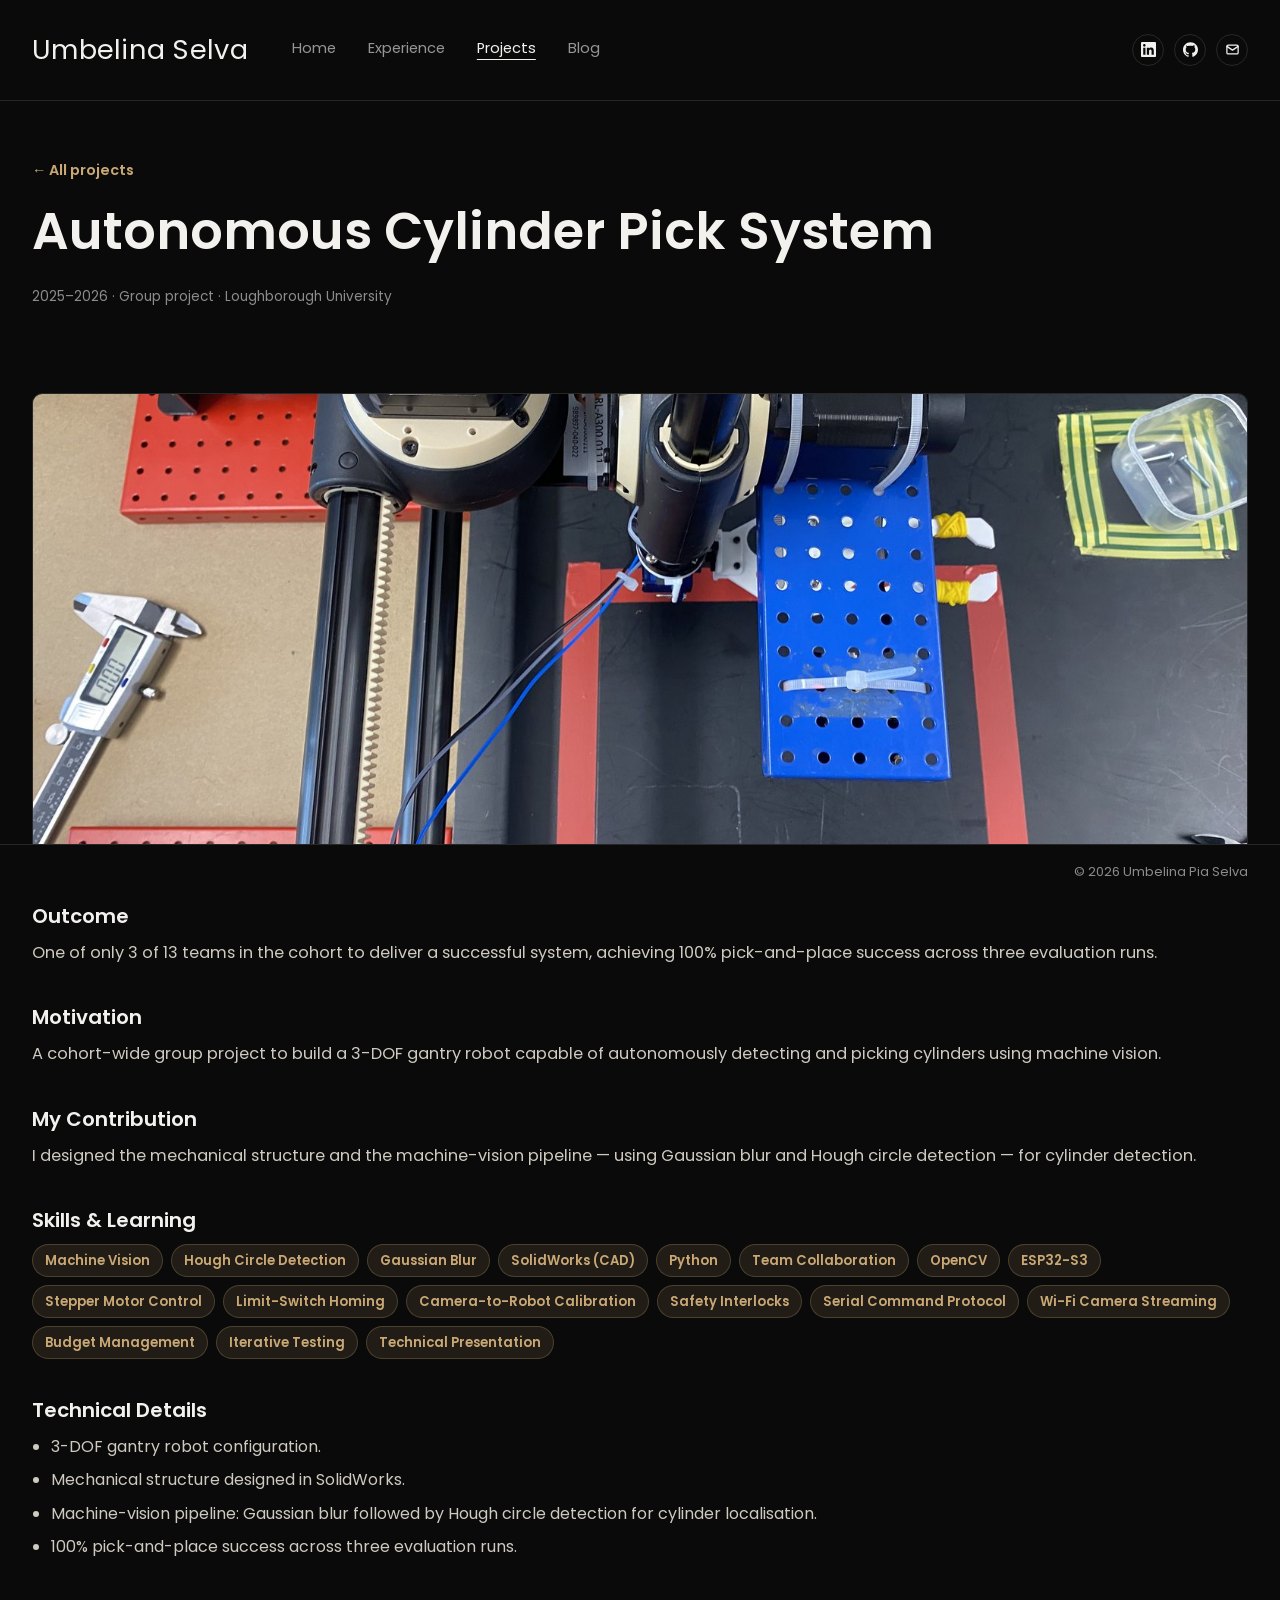
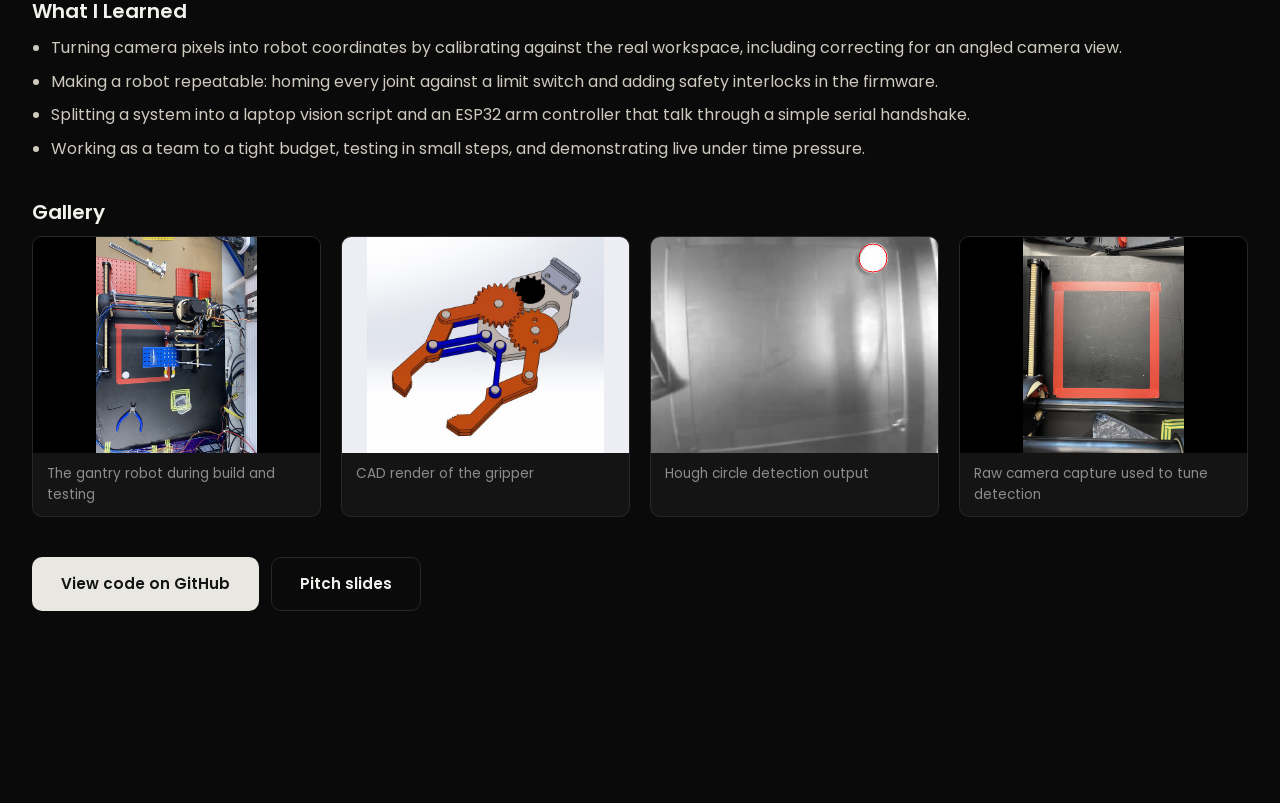
<file: projects/cylinder-pick-system.html>
<!DOCTYPE html>
<html lang="en">
<head>
<meta charset="UTF-8">
<meta name="viewport" content="width=device-width, initial-scale=1.0">
<title>Autonomous Cylinder Pick System — Umbelina Selva</title>
<meta name="description" content="A machine-vision-guided 3-DOF gantry robot built by Umbelina Selva's team, one of only 3 of 13 teams to deliver a successful system.">
<link rel="icon" href="data:image/svg+xml,%3Csvg xmlns='http://www.w3.org/2000/svg' viewBox='0 0 64 64'%3E%3Crect width='64' height='64' rx='12' fill='%23c9a876'/%3E%3Ctext x='32' y='42' font-family='Arial,Helvetica,sans-serif' font-size='28' font-weight='700' fill='%230a0a0a' text-anchor='middle'%3EUS%3C/text%3E%3C/svg%3E">
<link rel="preconnect" href="https://fonts.googleapis.com">
<link rel="preconnect" href="https://fonts.gstatic.com" crossorigin>
<link href="https://fonts.googleapis.com/css2?family=Poppins:wght@300;400;500;600;700&display=swap" rel="stylesheet">
<link rel="stylesheet" href="../css/styles.css">
</head>
<body>

<a class="skip-link" href="#main">Skip to content</a>

<header class="site-header">
  <div class="container header-inner">
    <div class="nav-left">
      <a class="logo" href="../index.html">Umbelina Selva</a>
      <nav class="site-nav" id="site-nav">
        <a href="../index.html">Home</a>
        <a href="../experience.html">Experience</a>
        <a href="index.html" aria-current="page">Projects</a>
        <a href="../blog.html">Blog</a>
      </nav>
    </div>
    <div class="social-icons">
      <a class="social-icon" href="https://www.linkedin.com/in/umbelina-selva-4996ab295" target="_blank" rel="noopener" aria-label="LinkedIn"><svg width="15" height="15" viewBox="0 0 24 24" fill="currentColor" aria-hidden="true"><path d="M20.447 20.452h-3.554v-5.569c0-1.328-.027-3.037-1.852-3.037-1.853 0-2.136 1.445-2.136 2.939v5.667H9.351V9h3.414v1.561h.046c.477-.9 1.637-1.85 3.37-1.85 3.601 0 4.267 2.37 4.267 5.455v6.286zM5.337 7.433c-1.144 0-2.063-.926-2.063-2.065 0-1.138.92-2.063 2.063-2.063 1.14 0 2.064.925 2.064 2.063 0 1.139-.925 2.065-2.064 2.065zm1.782 13.019H3.555V9h3.564v11.452zM22.225 0H1.771C.792 0 0 .774 0 1.729v20.542C0 23.227.792 24 1.771 24h20.451C23.2 24 24 23.227 24 22.271V1.729C24 .774 23.2 0 22.222 0h.003z"/></svg></a>
      <a class="social-icon" href="https://github.com/umbelinapia" target="_blank" rel="noopener" aria-label="GitHub"><svg width="15" height="15" viewBox="0 0 24 24" fill="currentColor" aria-hidden="true"><path d="M12 .297c-6.63 0-12 5.373-12 12 0 5.303 3.438 9.8 8.205 11.385.6.113.82-.258.82-.577 0-.285-.01-1.04-.015-2.04-3.338.724-4.042-1.61-4.042-1.61C4.422 18.07 3.633 17.7 3.633 17.7c-1.087-.744.084-.729.084-.729 1.205.084 1.838 1.236 1.838 1.236 1.07 1.835 2.809 1.305 3.495.998.108-.776.417-1.305.76-1.605-2.665-.3-5.466-1.332-5.466-5.93 0-1.31.465-2.38 1.235-3.22-.135-.303-.54-1.523.105-3.176 0 0 1.005-.322 3.3 1.23.96-.267 1.98-.399 3-.405 1.02.006 2.04.138 3 .405 2.28-1.552 3.285-1.23 3.285-1.23.645 1.653.24 2.873.12 3.176.765.84 1.23 1.91 1.23 3.22 0 4.61-2.805 5.625-5.475 5.92.42.36.81 1.096.81 2.22 0 1.606-.015 2.896-.015 3.286 0 .315.21.69.825.57C20.565 22.092 24 17.592 24 12.297c0-6.627-5.373-12-12-12"/></svg></a>
      <a class="social-icon" href="mailto:u.p.selva-22@student.lboro.ac.uk" aria-label="Email"><svg width="15" height="15" viewBox="0 0 24 24" fill="none" stroke="currentColor" stroke-width="2" stroke-linecap="round" stroke-linejoin="round" aria-hidden="true"><rect x="3" y="5" width="18" height="14" rx="2"/><path d="m3 7 9 6 9-6"/></svg></a>
    </div>
    <button class="nav-toggle" id="nav-toggle" aria-label="Toggle menu" aria-expanded="false" aria-controls="site-nav">
      <span></span><span></span><span></span>
    </button>
  </div>
</header>

<main id="main">
  <section class="page-hero">
    <div class="container">
      <a class="back-link" href="index.html">&larr; All projects</a>
      <h1>Autonomous Cylinder Pick System</h1>
      <p class="meta">2025&ndash;2026 &middot; Group project &middot; Loughborough University</p>
    </div>
  </section>

  <section class="section">
    <div class="container">

      <div class="project-hero-img fill">
        <img src="../assets/img/cylinder-pick/build-07.jpg" alt="Top-down view of the 3-DOF gantry robot above the pick workspace marked with red tape, with a white disc inside it">
      </div>

      <div class="detail-section">
        <h2>Outcome</h2>
        <p class="prose">
          One of only 3 of 13 teams in the cohort to deliver a successful system, achieving
          100% pick-and-place success across three evaluation runs.
        </p>
      </div>

      <div class="detail-section">
        <h2>Motivation</h2>
        <p class="prose">
          A cohort-wide group project to build a 3-DOF gantry robot capable of autonomously
          detecting and picking cylinders using machine vision.
        </p>
      </div>

      <div class="detail-section">
        <h2>My Contribution</h2>
        <p class="prose">
          I designed the mechanical structure and the machine-vision pipeline &mdash; using
          Gaussian blur and Hough circle detection &mdash; for cylinder detection.
        </p>
      </div>

      <div class="detail-section">
        <h2>Skills &amp; Learning</h2>
        <div class="tags">
          <span class="tag">Machine Vision</span>
          <span class="tag">Hough Circle Detection</span>
          <span class="tag">Gaussian Blur</span>
          <span class="tag">SolidWorks (CAD)</span>
          <span class="tag">Python</span>
          <span class="tag">Team Collaboration</span>
          <span class="tag">OpenCV</span>
          <span class="tag">ESP32-S3</span>
          <span class="tag">Stepper Motor Control</span>
          <span class="tag">Limit-Switch Homing</span>
          <span class="tag">Camera-to-Robot Calibration</span>
          <span class="tag">Safety Interlocks</span>
          <span class="tag">Serial Command Protocol</span>
          <span class="tag">Wi-Fi Camera Streaming</span>
          <span class="tag">Budget Management</span>
          <span class="tag">Iterative Testing</span>
          <span class="tag">Technical Presentation</span>
        </div>
      </div>

      <div class="detail-section">
        <h2>Technical Details</h2>
        <ul class="bullet-list">
          <li>3-DOF gantry robot configuration.</li>
          <li>Mechanical structure designed in SolidWorks.</li>
          <li>Machine-vision pipeline: Gaussian blur followed by Hough circle detection for cylinder localisation.</li>
          <li>100% pick-and-place success across three evaluation runs.</li>
        </ul>
      </div>

      <div class="detail-section">
        <h2>What I Learned</h2>
        <ul class="bullet-list">
          <li>Turning camera pixels into robot coordinates by calibrating against the real workspace, including correcting for an angled camera view.</li>
          <li>Making a robot repeatable: homing every joint against a limit switch and adding safety interlocks in the firmware.</li>
          <li>Splitting a system into a laptop vision script and an ESP32 arm controller that talk through a simple serial handshake.</li>
          <li>Working as a team to a tight budget, testing in small steps, and demonstrating live under time pressure.</li>
        </ul>
      </div>

      <div class="detail-section">
        <h2>Gallery</h2>
        <div class="gallery">
          <figure>
            <img src="../assets/img/cylinder-pick/build-01.jpg" alt="Top-down view of the gantry robot with red tape marking the pick workspace and a white disc inside it" loading="lazy">
            <figcaption>The gantry robot during build and testing</figcaption>
          </figure>
          <figure>
            <img class="media-light" src="../assets/img/cylinder-pick/robot-gripper.jpg" alt="CAD render of the geared two-finger gripper used on the gantry robot" loading="lazy">
            <figcaption>CAD render of the gripper</figcaption>
          </figure>
          <figure>
            <img src="../assets/img/cylinder-pick/hough-circles-detection-output.png" alt="Camera image with the circle found by the Hough circle detection outlined" loading="lazy">
            <figcaption>Hough circle detection output</figcaption>
          </figure>
          <figure>
            <img src="../assets/img/cylinder-pick/workspace-capture-01.jpg" alt="Raw camera capture of the workspace used to tune the disc detection" loading="lazy">
            <figcaption>Raw camera capture used to tune detection</figcaption>
          </figure>
        </div>
      </div>

      <div class="btn-row">
        <a class="btn btn-primary" href="https://github.com/umbelinapia/ToothPick" target="_blank" rel="noopener">View code on GitHub</a>
        <a class="btn btn-secondary" href="../assets/docs/robot-control-logic.pdf" target="_blank" rel="noopener">Pitch slides</a>
      </div>

    </div>
  </section>
</main>
<footer class="site-footer">
  <div class="container">
    <p class="footer-bottom">&copy; <span id="year"></span> Umbelina Pia Selva</p>
  </div>
</footer>

<script src="../js/main.js"></script>
</body>
</html>
</file>
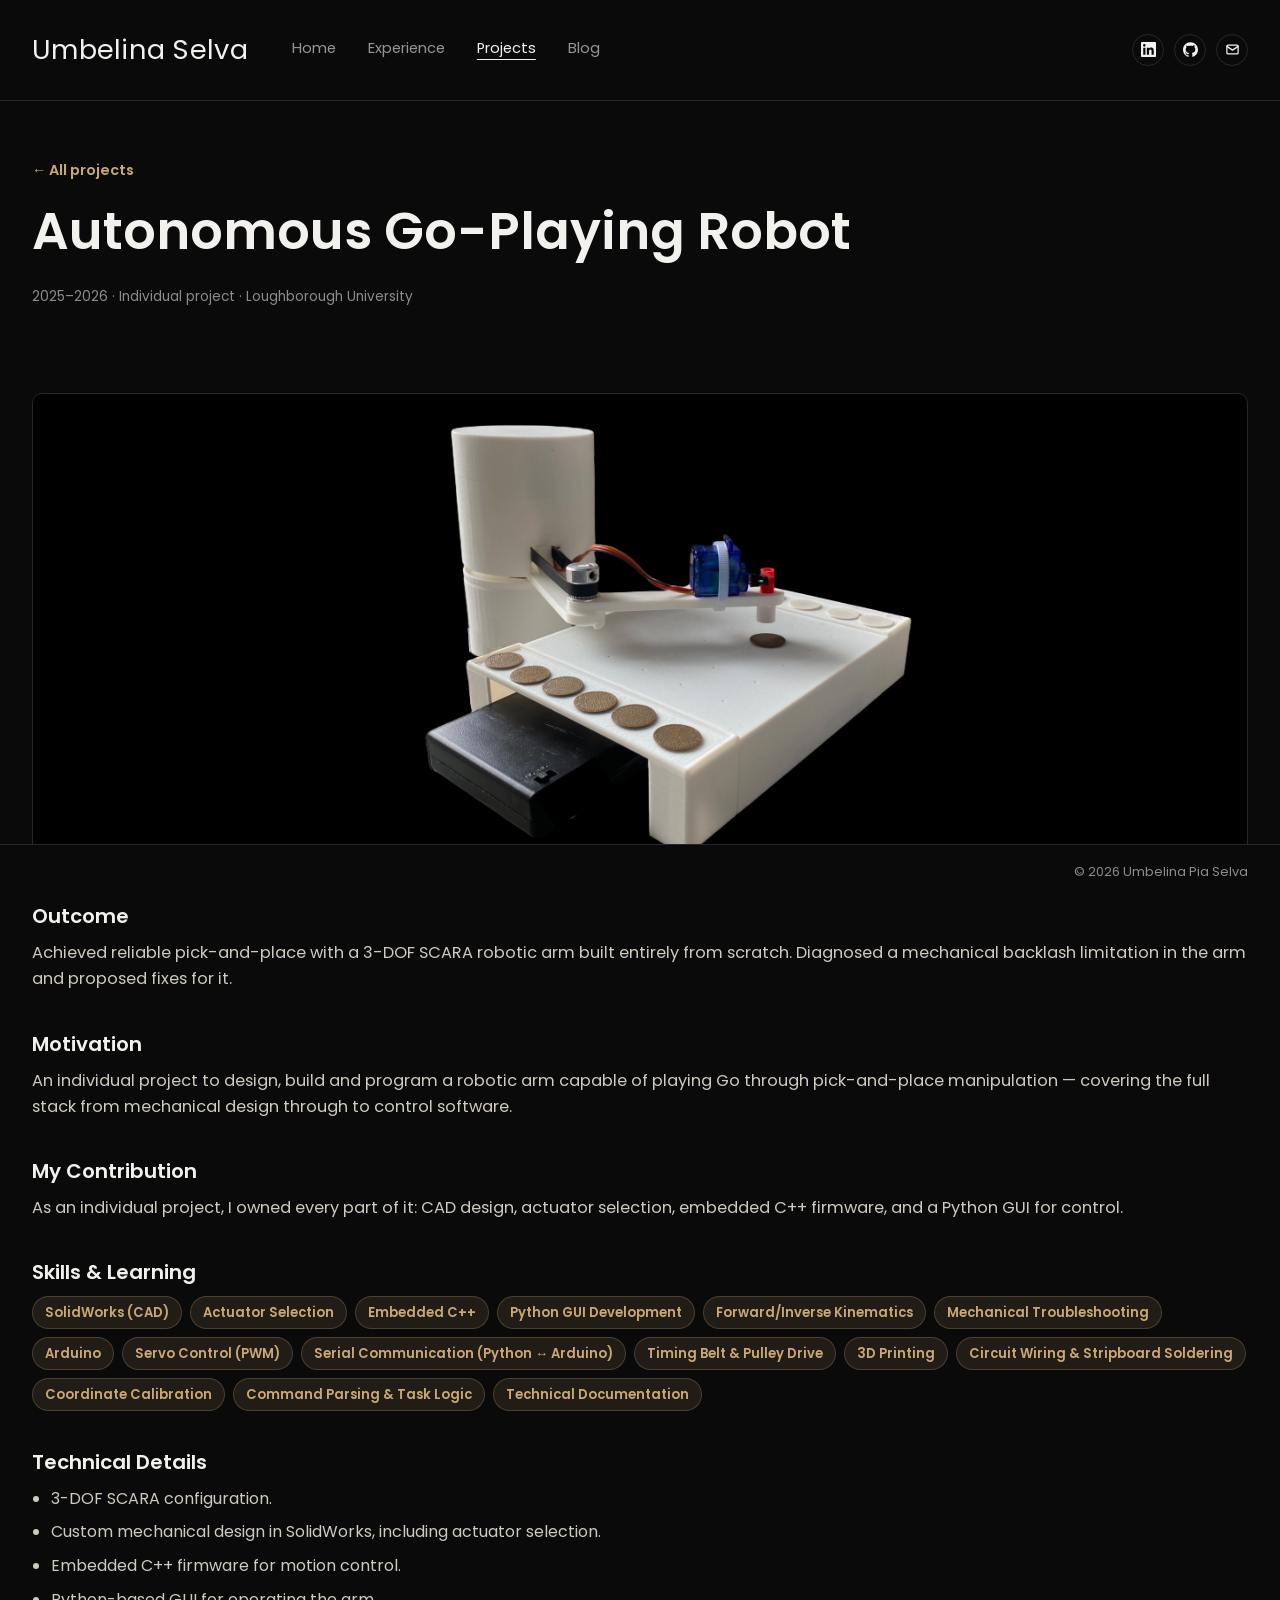
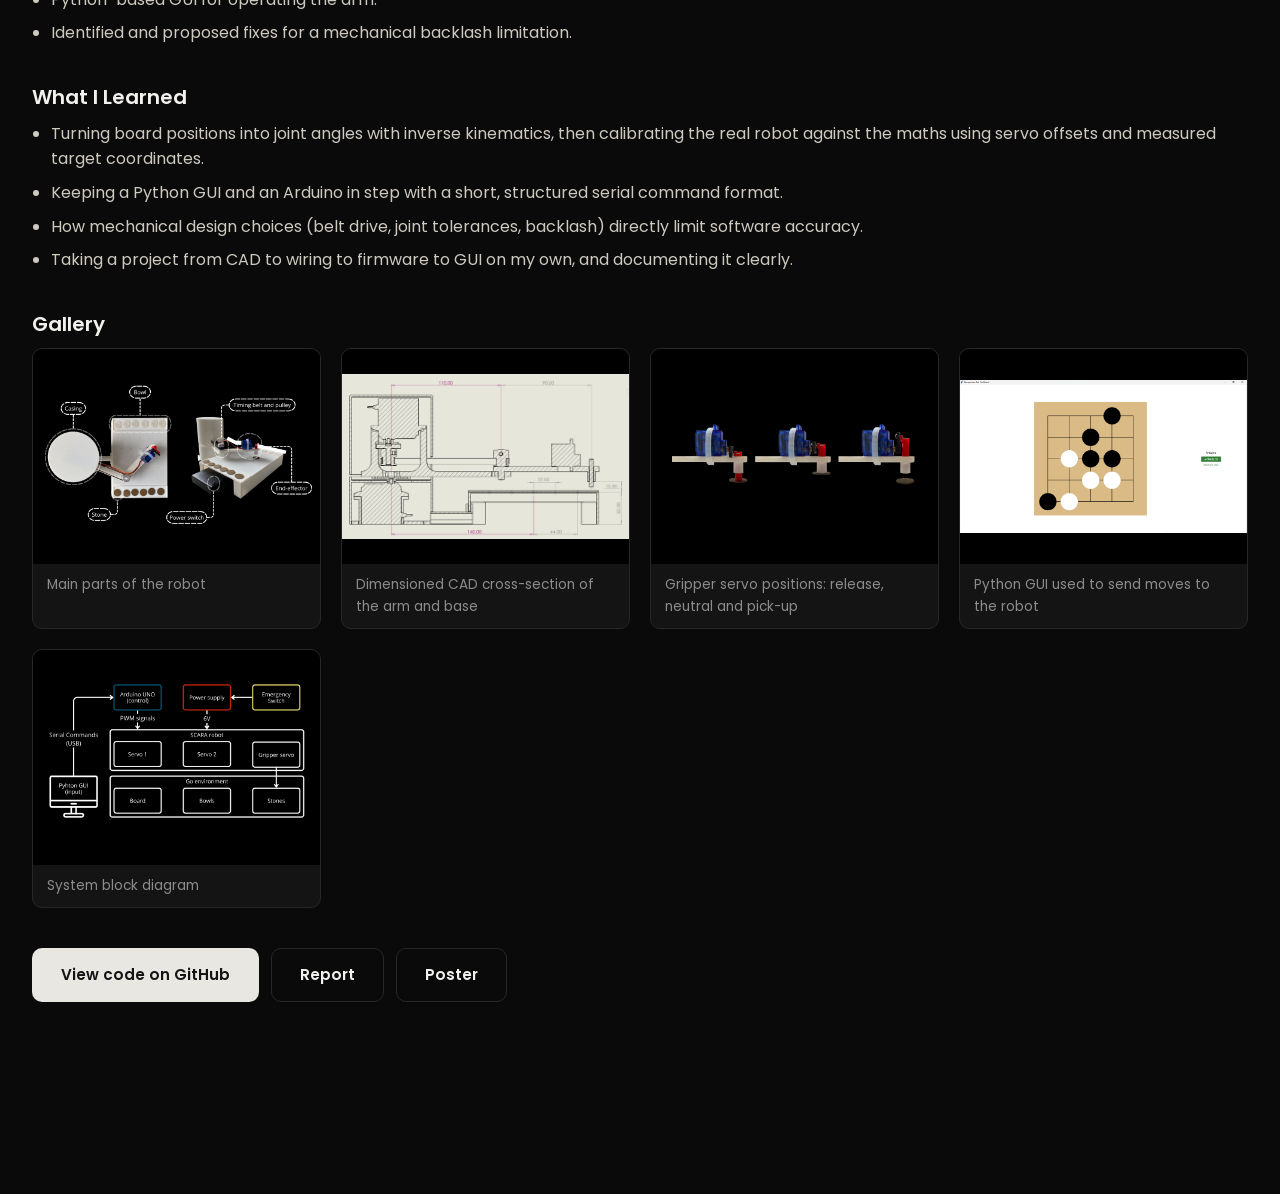
<file: projects/scara-arm.html>
<!DOCTYPE html>
<html lang="en">
<head>
<meta charset="UTF-8">
<meta name="viewport" content="width=device-width, initial-scale=1.0">
<title>Autonomous Go-Playing Robot — Umbelina Selva</title>
<meta name="description" content="A 3-DOF SCARA robotic arm built from scratch by Umbelina Selva, achieving pick-and-place.">
<link rel="icon" href="data:image/svg+xml,%3Csvg xmlns='http://www.w3.org/2000/svg' viewBox='0 0 64 64'%3E%3Crect width='64' height='64' rx='12' fill='%23c9a876'/%3E%3Ctext x='32' y='42' font-family='Arial,Helvetica,sans-serif' font-size='28' font-weight='700' fill='%230a0a0a' text-anchor='middle'%3EUS%3C/text%3E%3C/svg%3E">
<link rel="preconnect" href="https://fonts.googleapis.com">
<link rel="preconnect" href="https://fonts.gstatic.com" crossorigin>
<link href="https://fonts.googleapis.com/css2?family=Poppins:wght@300;400;500;600;700&display=swap" rel="stylesheet">
<link rel="stylesheet" href="../css/styles.css">
</head>
<body>

<a class="skip-link" href="#main">Skip to content</a>

<header class="site-header">
  <div class="container header-inner">
    <div class="nav-left">
      <a class="logo" href="../index.html">Umbelina Selva</a>
      <nav class="site-nav" id="site-nav">
        <a href="../index.html">Home</a>
        <a href="../experience.html">Experience</a>
        <a href="index.html" aria-current="page">Projects</a>
        <a href="../blog.html">Blog</a>
      </nav>
    </div>
    <div class="social-icons">
      <a class="social-icon" href="https://www.linkedin.com/in/umbelina-selva-4996ab295" target="_blank" rel="noopener" aria-label="LinkedIn"><svg width="15" height="15" viewBox="0 0 24 24" fill="currentColor" aria-hidden="true"><path d="M20.447 20.452h-3.554v-5.569c0-1.328-.027-3.037-1.852-3.037-1.853 0-2.136 1.445-2.136 2.939v5.667H9.351V9h3.414v1.561h.046c.477-.9 1.637-1.85 3.37-1.85 3.601 0 4.267 2.37 4.267 5.455v6.286zM5.337 7.433c-1.144 0-2.063-.926-2.063-2.065 0-1.138.92-2.063 2.063-2.063 1.14 0 2.064.925 2.064 2.063 0 1.139-.925 2.065-2.064 2.065zm1.782 13.019H3.555V9h3.564v11.452zM22.225 0H1.771C.792 0 0 .774 0 1.729v20.542C0 23.227.792 24 1.771 24h20.451C23.2 24 24 23.227 24 22.271V1.729C24 .774 23.2 0 22.222 0h.003z"/></svg></a>
      <a class="social-icon" href="https://github.com/umbelinapia" target="_blank" rel="noopener" aria-label="GitHub"><svg width="15" height="15" viewBox="0 0 24 24" fill="currentColor" aria-hidden="true"><path d="M12 .297c-6.63 0-12 5.373-12 12 0 5.303 3.438 9.8 8.205 11.385.6.113.82-.258.82-.577 0-.285-.01-1.04-.015-2.04-3.338.724-4.042-1.61-4.042-1.61C4.422 18.07 3.633 17.7 3.633 17.7c-1.087-.744.084-.729.084-.729 1.205.084 1.838 1.236 1.838 1.236 1.07 1.835 2.809 1.305 3.495.998.108-.776.417-1.305.76-1.605-2.665-.3-5.466-1.332-5.466-5.93 0-1.31.465-2.38 1.235-3.22-.135-.303-.54-1.523.105-3.176 0 0 1.005-.322 3.3 1.23.96-.267 1.98-.399 3-.405 1.02.006 2.04.138 3 .405 2.28-1.552 3.285-1.23 3.285-1.23.645 1.653.24 2.873.12 3.176.765.84 1.23 1.91 1.23 3.22 0 4.61-2.805 5.625-5.475 5.92.42.36.81 1.096.81 2.22 0 1.606-.015 2.896-.015 3.286 0 .315.21.69.825.57C20.565 22.092 24 17.592 24 12.297c0-6.627-5.373-12-12-12"/></svg></a>
      <a class="social-icon" href="mailto:u.p.selva-22@student.lboro.ac.uk" aria-label="Email"><svg width="15" height="15" viewBox="0 0 24 24" fill="none" stroke="currentColor" stroke-width="2" stroke-linecap="round" stroke-linejoin="round" aria-hidden="true"><rect x="3" y="5" width="18" height="14" rx="2"/><path d="m3 7 9 6 9-6"/></svg></a>
    </div>
    <button class="nav-toggle" id="nav-toggle" aria-label="Toggle menu" aria-expanded="false" aria-controls="site-nav">
      <span></span><span></span><span></span>
    </button>
  </div>
</header>

<main id="main">
  <section class="page-hero">
    <div class="container">
      <a class="back-link" href="index.html">&larr; All projects</a>
      <h1>Autonomous Go-Playing Robot</h1>
      <p class="meta">2025&ndash;2026 &middot; Individual project &middot; Loughborough University</p>
    </div>
  </section>

  <section class="section">
    <div class="container">

      <div class="project-hero-img">
        <img src="../assets/img/go-robot/robot_isometric_view.png" alt="Fully assembled 3-DOF SCARA robotic arm above a white Go board with stones lined up on either side">
      </div>

      <div class="detail-section">
        <h2>Outcome</h2>
        <p class="prose">
          Achieved reliable pick-and-place with a 3-DOF SCARA robotic arm built entirely from
          scratch. Diagnosed a mechanical backlash limitation in the arm and proposed fixes for it.
        </p>
      </div>

      <div class="detail-section">
        <h2>Motivation</h2>
        <p class="prose">
          An individual project to design, build and program a robotic arm capable of playing
          Go through pick-and-place manipulation &mdash; covering the full stack from mechanical
          design through to control software.
        </p>
      </div>

      <div class="detail-section">
        <h2>My Contribution</h2>
        <p class="prose">
          As an individual project, I owned every part of it: CAD design, actuator selection,
          embedded C++ firmware, and a Python GUI for control.
        </p>
      </div>

      <div class="detail-section">
        <h2>Skills &amp; Learning</h2>
        <div class="tags">
          <span class="tag">SolidWorks (CAD)</span>
          <span class="tag">Actuator Selection</span>
          <span class="tag">Embedded C++</span>
          <span class="tag">Python GUI Development</span>
          <span class="tag">Forward/Inverse Kinematics</span>
          <span class="tag">Mechanical Troubleshooting</span>
          <span class="tag">Arduino</span>
          <span class="tag">Servo Control (PWM)</span>
          <span class="tag">Serial Communication (Python &harr; Arduino)</span>
          <span class="tag">Timing Belt &amp; Pulley Drive</span>
          <span class="tag">3D Printing</span>
          <span class="tag">Circuit Wiring &amp; Stripboard Soldering</span>
          <span class="tag">Coordinate Calibration</span>
          <span class="tag">Command Parsing &amp; Task Logic</span>
          <span class="tag">Technical Documentation</span>
        </div>
      </div>

      <div class="detail-section">
        <h2>Technical Details</h2>
        <ul class="bullet-list">
          <li>3-DOF SCARA configuration.</li>
          <li>Custom mechanical design in SolidWorks, including actuator selection.</li>
          <li>Embedded C++ firmware for motion control.</li>
          <li>Python-based GUI for operating the arm.</li>
          <li>Identified and proposed fixes for a mechanical backlash limitation.</li>
        </ul>
      </div>

      <div class="detail-section">
        <h2>What I Learned</h2>
        <ul class="bullet-list">
          <li>Turning board positions into joint angles with inverse kinematics, then calibrating the real robot against the maths using servo offsets and measured target coordinates.</li>
          <li>Keeping a Python GUI and an Arduino in step with a short, structured serial command format.</li>
          <li>How mechanical design choices (belt drive, joint tolerances, backlash) directly limit software accuracy.</li>
          <li>Taking a project from CAD to wiring to firmware to GUI on my own, and documenting it clearly.</li>
        </ul>
      </div>

      <div class="detail-section">
        <h2>Gallery</h2>
        <div class="gallery">
          <figure>
            <img src="../assets/img/go-robot/labeled_component_overview.png" alt="Annotated photos labelling the casing, bowl, stone, timing belt and pulley, end-effector and power switch" loading="lazy">
            <figcaption>Main parts of the robot</figcaption>
          </figure>
          <figure>
            <img src="../assets/img/go-robot/cad_dimensioned_cross_section.png" alt="Dimensioned CAD cross-section of the arm and base assembly with measurements in millimetres" loading="lazy">
            <figcaption>Dimensioned CAD cross-section of the arm and base</figcaption>
          </figure>
          <figure>
            <img src="../assets/img/go-robot/gripper_servo_horn_positions.png" alt="Three side views of the gripper servo horn at release, neutral and pick-up positions" loading="lazy">
            <figcaption>Gripper servo positions: release, neutral and pick-up</figcaption>
          </figure>
          <figure>
            <img src="../assets/img/go-robot/go_gui_board_with_stones.png" alt="Python GUI showing a 5x5 Go board with black and white stones and the Arduino link enabled" loading="lazy">
            <figcaption>Python GUI used to send moves to the robot</figcaption>
          </figure>
          <figure>
            <img src="../assets/img/go-robot/system_block_diagram.png" alt="Block diagram: Python GUI sends serial commands to an Arduino Uno, which drives three servos on the SCARA robot" loading="lazy">
            <figcaption>System block diagram</figcaption>
          </figure>
        </div>
      </div>

      <div class="btn-row">
        <a class="btn btn-primary" href="https://github.com/umbelinapia/GoPlayingRobot" target="_blank" rel="noopener">View code on GitHub</a>
        <a class="btn btn-secondary" href="../assets/docs/go-robot-report.pdf" target="_blank" rel="noopener">Report</a>
        <a class="btn btn-secondary" href="../assets/docs/go-robot-poster.pdf" target="_blank" rel="noopener">Poster</a>
      </div>

    </div>
  </section>
</main>
<footer class="site-footer">
  <div class="container">
    <p class="footer-bottom">&copy; <span id="year"></span> Umbelina Pia Selva</p>
  </div>
</footer>

<script src="../js/main.js"></script>
</body>
</html>
</file>
<file: css/styles.css>
/* ==========================================================
   Tokens — dark, minimal, warm-accent theme
   (modeled on reference: portfolio format.png)
   ========================================================== */
:root {
  --bg: #0a0a0a;
  --bg-elevated: #141414;
  --heading: #f2f1ee;
  --body-text: #cfcac0;
  --accent: #c9a876;
  --accent-soft: rgba(201, 168, 118, 0.12);
  --muted: #8c8c8c;
  --border: #272727;
  --pill-bg: #e9e7e2;
  --pill-text: #141414;
  --radius: 10px;
  --max-width: 1600px;
  --font: 'Poppins', -apple-system, BlinkMacSystemFont, "Segoe UI", sans-serif;
}

* { box-sizing: border-box; }

html { scroll-behavior: smooth; }

body { min-height: 100vh; padding-bottom: 136px; }

body {
  margin: 0;
  font-family: var(--font);
  color: var(--body-text);
  background: var(--bg);
  line-height: 1.6;
  -webkit-font-smoothing: antialiased;
}

h1, h2, h3 { line-height: 1.15; margin: 0 0 0.5em; color: var(--heading); font-weight: 600; }

p { margin: 0 0 1em; }

a { color: var(--heading); text-decoration: none; }
a:hover { text-decoration: underline; }

.container {
  max-width: var(--max-width);
  margin: 0 auto;
  padding: 0 32px;
}

.skip-link {
  position: absolute;
  left: -999px;
  top: 0;
  background: var(--accent);
  color: #141414;
  padding: 10px 16px;
  z-index: 100;
}
.skip-link:focus { left: 16px; top: 16px; }

/* ==========================================================
   Header / nav
   ========================================================== */
.site-header {
  position: sticky;
  top: 0;
  z-index: 50;
  padding: 28px 0;
  background: var(--bg);
  border-bottom: 1px solid var(--border);
}

.header-inner {
  display: flex;
  align-items: center;
  justify-content: space-between;
}

.nav-left {
  display: flex;
  align-items: center;
  gap: 44px;
}

.logo {
  font-weight: 400;
  font-size: 1.7rem;
  color: var(--heading);
  letter-spacing: 0.01em;
}
.logo:hover { text-decoration: none; opacity: 0.85; }

.site-nav {
  display: flex;
  align-items: center;
  gap: 32px;
}

.site-nav a:not(.btn) {
  color: rgba(242, 241, 238, 0.6);
  font-size: 0.92rem;
  font-weight: 400;
  padding-bottom: 2px;
}
.site-nav a:not(.btn):hover { color: var(--heading); text-decoration: none; }
.site-nav a[aria-current="page"] {
  color: var(--heading);
  text-decoration: underline;
  text-underline-offset: 6px;
}

.social-icons {
  display: flex;
  gap: 10px;
}
.social-icon {
  width: 32px;
  height: 32px;
  border: 1px solid var(--border);
  border-radius: 999px;
  display: inline-flex;
  align-items: center;
  justify-content: center;
  font-size: 0.7rem;
  font-weight: 600;
  color: var(--heading);
  text-transform: lowercase;
}
.social-icon:hover { border-color: var(--accent); text-decoration: none; color: var(--accent); }

.nav-toggle {
  display: none;
  flex-direction: column;
  justify-content: center;
  gap: 5px;
  background: none;
  border: none;
  cursor: pointer;
  padding: 8px;
}
.nav-toggle span {
  width: 22px;
  height: 2px;
  background: var(--heading);
  display: block;
}

/* ==========================================================
   Buttons
   ========================================================== */
.btn {
  display: inline-block;
  padding: 14px 28px;
  border-radius: var(--radius);
  font-size: 0.95rem;
  font-weight: 600;
  border: 1.5px solid transparent;
  text-align: center;
}
.btn:hover { text-decoration: none; }

.btn-primary {
  background: var(--pill-bg);
  color: var(--pill-text);
}
.btn-primary:hover { background: #fff; }

.btn-secondary {
  background: transparent;
  color: var(--heading);
  border-color: var(--border);
}
.btn-secondary:hover { border-color: var(--accent); color: var(--accent); }

.btn-small {
  padding: 8px 18px;
  font-size: 0.85rem;
}

.btn-stack {
  display: flex;
  flex-direction: column;
  gap: 12px;
  width: fit-content;
}

/* ==========================================================
   Hero (Home)
   ========================================================== */
.hero {
  flex: 1 1 auto;
  display: flex;
  align-items: flex-start;
  padding: 24px 0;
}

.hero-grid {
  display: grid;
  grid-template-columns: 0.9fr 1.1fr;
  gap: 40px;
  align-items: start;
  width: 100%;
}

.hero-heading {
  font-size: clamp(2.4rem, 5.5vw, 4.2rem);
  font-weight: 400;
  align-self: start;
  margin: 0 0 0 -6px;
}

/* ==========================================================
   Project images
   ========================================================== */
.card-media,
.project-hero-img {
  background: #000;
  border-bottom: 1px solid var(--border);
}
.card-media img,
.project-hero-img img {
  display: block;
  width: 100%;
  height: 100%;
  object-fit: contain;
}
.card-media { height: 320px; }
.project-hero-img {
  height: 480px;
  margin-bottom: 32px;
  border: 1px solid var(--border);
  border-radius: var(--radius);
  overflow: hidden;
}
.project-hero-img.fill img {
  object-fit: cover;
  object-position: var(--pos, 50% 55%);
}
.media-light,
.gallery img.media-light { background: #eceef3; }

/* Language level bars */
.lang-list {
  display: flex;
  flex-direction: column;
  gap: 14px;
  max-width: 480px;
}
.lang-head {
  display: flex;
  justify-content: space-between;
  font-size: 0.85rem;
  margin-bottom: 6px;
  color: var(--body-text);
}
.lang-head span:last-child { color: var(--accent); font-weight: 600; }
.bar {
  height: 8px;
  background: var(--accent-soft);
  border: 1px solid rgba(201, 168, 118, 0.25);
  border-radius: 999px;
  overflow: hidden;
}
.bar-fill {
  height: 100%;
  background: var(--accent);
  border-radius: 999px;
}

.gallery {
  display: grid;
  grid-template-columns: repeat(auto-fit, minmax(280px, 1fr));
  gap: 20px;
}
.gallery figure {
  margin: 0;
  background: var(--bg-elevated);
  border: 1px solid var(--border);
  border-radius: var(--radius);
  overflow: hidden;
}
.gallery img {
  display: block;
  width: 100%;
  aspect-ratio: 4 / 3;
  object-fit: contain;
  background: #000;
}
.gallery figcaption {
  padding: 10px 14px;
  font-size: 0.85rem;
  color: var(--muted);
}

.btn-row {
  display: flex;
  flex-wrap: wrap;
  gap: 12px;
}

/* ==========================================================
   Page hero (non-home pages)
   ========================================================== */
.page-hero {
  padding: 56px 0 16px;
}
.page-hero h1 {
  font-size: clamp(2.2rem, 5vw, 3.2rem);
}

/* ==========================================================
   Sections
   ========================================================== */
.section {
  padding: 56px 0;
}

.section-title {
  font-size: 1.5rem;
  margin-bottom: 1em;
  position: relative;
  padding-bottom: 12px;
}
.section-title::after {
  content: "";
  position: absolute;
  left: 0;
  bottom: 0;
  width: 44px;
  height: 2px;
  background: var(--accent);
  border-radius: 2px;
}

.prose {
  max-width: none;
  font-size: 1.02rem;
  color: var(--body-text);
}

/* ==========================================================
   Cards / entries
   ========================================================== */
.card {
  background: var(--bg-elevated);
  border: 1px solid var(--border);
  border-radius: var(--radius);
  overflow: hidden;
  margin-bottom: 24px;
}

a.project-card:hover {
  text-decoration: none;
  border-color: var(--accent);
}
a.project-card:hover .card-link {
  text-decoration: underline;
}

.project-card-upcoming {
  border-style: dashed;
  background: transparent;
}
.project-card-upcoming .card-body { padding: 24px; }

.media-placeholder {
  background: repeating-linear-gradient(
    45deg, #161616, #161616 10px, #1d1d1d 10px, #1d1d1d 20px
  );
  border-bottom: 1px solid var(--border);
  min-height: 180px;
  display: flex;
  align-items: center;
  justify-content: center;
  text-align: center;
  padding: 16px;
}
.media-placeholder span {
  font-size: 0.85rem;
  font-weight: 600;
  color: var(--heading);
  background: rgba(0, 0, 0, 0.5);
  border: 1px solid var(--border);
  padding: 6px 12px;
  border-radius: 6px;
}

.card-body { padding: 24px; }

.card-heading {
  display: flex;
  flex-wrap: wrap;
  align-items: baseline;
  justify-content: space-between;
  gap: 4px 16px;
  margin-bottom: 8px;
}
.card-heading h3 { margin: 0; font-size: 1.2rem; }

.meta {
  color: var(--muted);
  font-size: 0.85rem;
  white-space: nowrap;
}

.card-link {
  font-weight: 600;
  font-size: 0.92rem;
  color: var(--accent);
}

.entry { margin-bottom: 32px; }
.entry-heading {
  display: flex;
  flex-wrap: wrap;
  justify-content: space-between;
  align-items: baseline;
  gap: 4px 16px;
  margin-bottom: 10px;
}
.entry-heading h3 { margin: 0; font-size: 1.15rem; }
.entry-org { color: var(--accent); margin: 2px 0 0; font-size: 0.95rem; }

.bullet-list {
  margin: 0;
  padding-left: 1.2em;
  color: var(--body-text);
}
.bullet-list li { margin-bottom: 0.5em; }
.entry-sub {
  margin: 20px 0 4px;
  font-size: 0.95rem;
  color: var(--heading);
}

/* ==========================================================
   Tags
   ========================================================== */
.tags {
  display: flex;
  flex-wrap: wrap;
  gap: 8px;
  margin: 10px 0;
}
.tag {
  background: var(--accent-soft);
  color: var(--accent);
  font-size: 0.82rem;
  font-weight: 600;
  padding: 5px 12px;
  border-radius: 999px;
  border: 1px solid rgba(201, 168, 118, 0.25);
}

/* ==========================================================
   Skills grid
   ========================================================== */
.skills-grid {
  display: grid;
  grid-template-columns: repeat(auto-fit, minmax(220px, 1fr));
  gap: 28px;
}
.skill-group h3 {
  font-size: 1rem;
  margin-bottom: 10px;
}

/* ==========================================================
   Back link / detail sections
   ========================================================== */
.back-link {
  display: inline-block;
  margin-bottom: 20px;
  font-weight: 600;
  font-size: 0.9rem;
  color: var(--accent);
}
.detail-section {
  margin-bottom: 40px;
}
.detail-section h2 {
  font-size: 1.25rem;
  margin-bottom: 0.6em;
}
.detail-section:first-of-type {
  margin-top: 0;
}

/* ==========================================================
   Responsive
   ========================================================== */
@media (max-width: 900px) {
  .hero-grid {
    grid-template-columns: 1fr;
  }
  .hero { padding: 16px 0 40px; }
  .card-media { height: 220px; }
  .project-hero-img { height: 260px; }
}

@media (max-width: 720px) {
  .nav-toggle { display: flex; }

  .site-nav {
    position: absolute;
    top: 100%;
    left: 0;
    right: 0;
    background: var(--bg);
    border-bottom: 1px solid var(--border);
    flex-direction: column;
    align-items: flex-start;
    gap: 0;
    padding: 8px 32px 16px;
    display: none;
    z-index: 40;
  }
  .site-nav.open { display: flex; }
  .site-nav a:not(.btn) { padding: 10px 0; width: 100%; }
  .site-nav .btn { margin-top: 10px; }

  .section { padding: 40px 0; }
}

/* Home page spacing */
body.home-page .hero { padding-bottom: 32px; }
body.home-page .section { padding: 80px 0 24px; }

/* Photo placeholders (replace with real photos later) */
.placeholder-hero {
  min-height: 420px;
  margin-bottom: 32px;
  border: 1px solid var(--border);
  border-radius: var(--radius);
}
.gallery .media-placeholder {
  aspect-ratio: 4 / 3;
  border-bottom: 0;
}

/* Introduction paragraph */
.intro {
  max-width: none;
  color: var(--accent);
  line-height: 1.7;
  text-align: justify;
  text-justify: inter-word;
}
.intro strong { color: var(--heading); font-weight: 600; }

/* Languages + Sports side by side */
.two-col {
  display: grid;
  grid-template-columns: 1fr 1fr;
  gap: 64px;
}
.two-col .lang-list { max-width: none; }
@media (max-width: 900px) {
  .two-col { grid-template-columns: 1fr; gap: 0; }
}

/* Footer: fixed to the bottom of the window, always the same size */
.site-footer {
  position: fixed;
  left: 0;
  right: 0;
  bottom: 0;
  z-index: 40;
  height: 56px;
  display: flex;
  align-items: center;
  background: var(--bg);
  border-top: 1px solid var(--border);
}
.site-footer .container { width: 100%; }
.footer-bottom {
  margin: 0;
  text-align: right;
  color: var(--muted);
  font-size: 0.8rem;
}

/* Placement Year gallery: photos cropped to fill their frames */
.gallery.fill img { object-fit: cover; }

/* ==========================================================
   Small screens (phones / small tablets).
   Everything below only applies on narrow screens, so the
   computer layout is not affected.
   ========================================================== */
@media (max-width: 900px) {
  .nav-left { gap: 28px; }
  .site-nav { gap: 22px; }
  .logo { font-size: 1.45rem; }
  .meta { white-space: normal; }
  .creativity-gallery { grid-template-columns: repeat(2, 1fr); }
}

@media (max-width: 720px) {
  body { padding-bottom: 92px; }
  img { max-width: 100%; }
  .container { padding: 0 20px; }

  /* Header: one slim line */
  .site-header { padding: 10px 0; }
  .nav-left { gap: 0; }
  .logo { font-size: 1.2rem; white-space: nowrap; }
  .social-icons { gap: 8px; margin-left: auto; margin-right: 6px; }
  .social-icon { position: relative; width: 34px; height: 34px; }
  .social-icon::after { content: ""; position: absolute; inset: -5px; }
  .nav-toggle { width: 44px; height: 44px; align-items: center; padding: 0; }
  .site-nav { padding: 6px 20px 14px; }
  .site-nav a:not(.btn) { padding: 12px 0; }

  /* Footer: slimmer */
  .site-footer { height: 44px; }
  .footer-bottom { font-size: 0.72rem; text-align: center; }

  /* Headings, spacing, text */
  .hero { padding: 12px 0 8px; }
  .hero-heading { margin-left: 0; font-size: clamp(2.2rem, 12vw, 3rem); }
  .page-hero { padding: 28px 0 8px; }
  .page-hero h1 { font-size: clamp(1.8rem, 8vw, 2.4rem); }
  .meta { white-space: normal; }
  .section { padding: 28px 0; }
  body.home-page .section { padding: 40px 0 4px; }
  .section-title { font-size: 1.3rem; }
  .detail-section { margin-bottom: 28px; }
  .prose, .bullet-list, .intro { font-size: 0.98rem; overflow-wrap: anywhere; }
  .intro { text-align: left; }
  .tag { font-size: 0.78rem; padding: 4px 10px; overflow-wrap: anywhere; }

  /* Cards, entries, buttons, galleries */
  .card-body, .project-card-upcoming .card-body { padding: 18px; }
  .entry-heading { flex-direction: column; gap: 2px; }
  .btn-row { flex-direction: column; }
  .btn-row .btn { width: 100%; }
  .detail-section > .btn { width: 100%; }
  .gallery { grid-template-columns: 1fr; gap: 16px; }
  .two-col { gap: 36px; }
}

@media (max-width: 400px) {
  .container { padding: 0 16px; }
  .logo { font-size: 1.05rem; }
  .social-icons { gap: 6px; margin-right: 2px; }
  .social-icon { width: 32px; height: 32px; }
}

/* Phone: project / experience list cards show title, date and yellow text only */
@media (max-width: 720px) {
  .project-card .card-body > p:not(.entry-org) { display: none; }
}

/* Creativity: four labeled photo examples, cropped to fill their frame, one row */
.creativity-gallery { grid-template-columns: repeat(4, 1fr); }
.creativity-gallery img { object-fit: cover; background: none; }

/* Sports: level text without a bar, plus a benefit sentence */
.sport-note { margin-top: 14px; }
</file>
